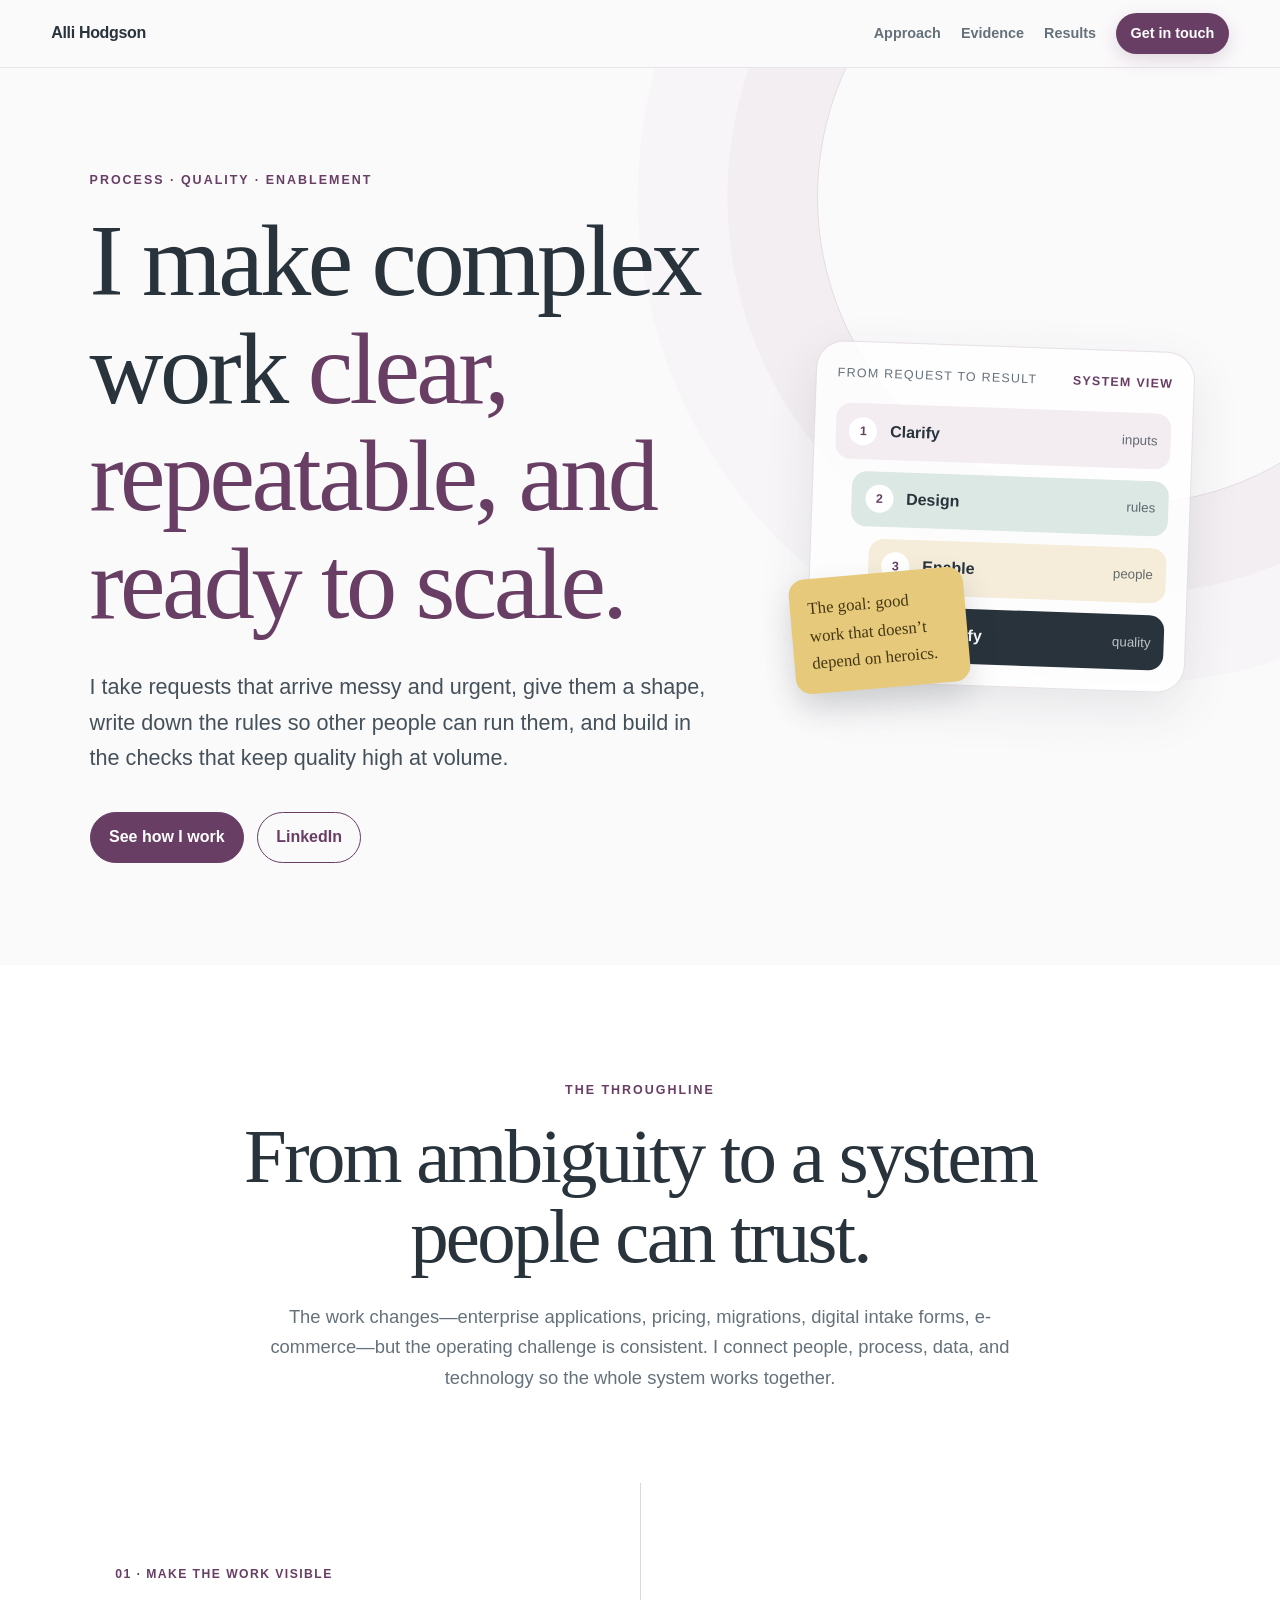
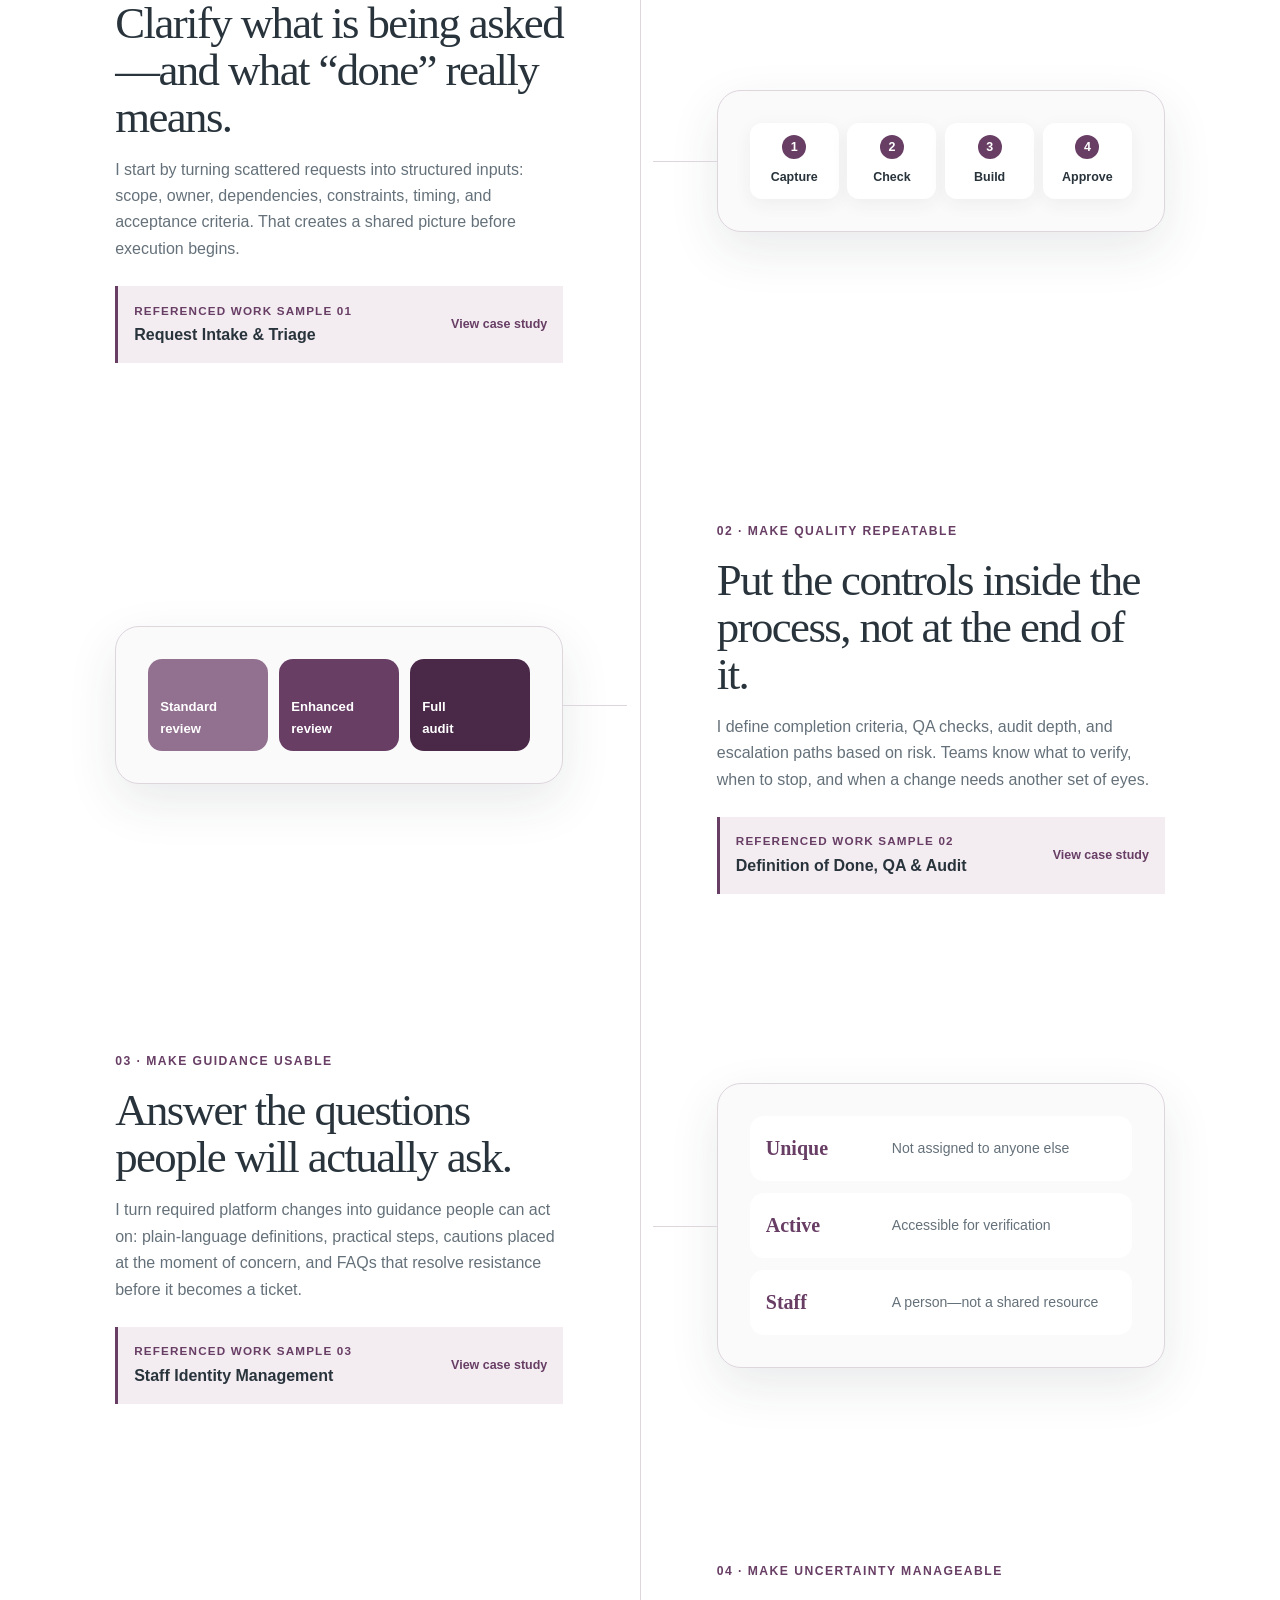
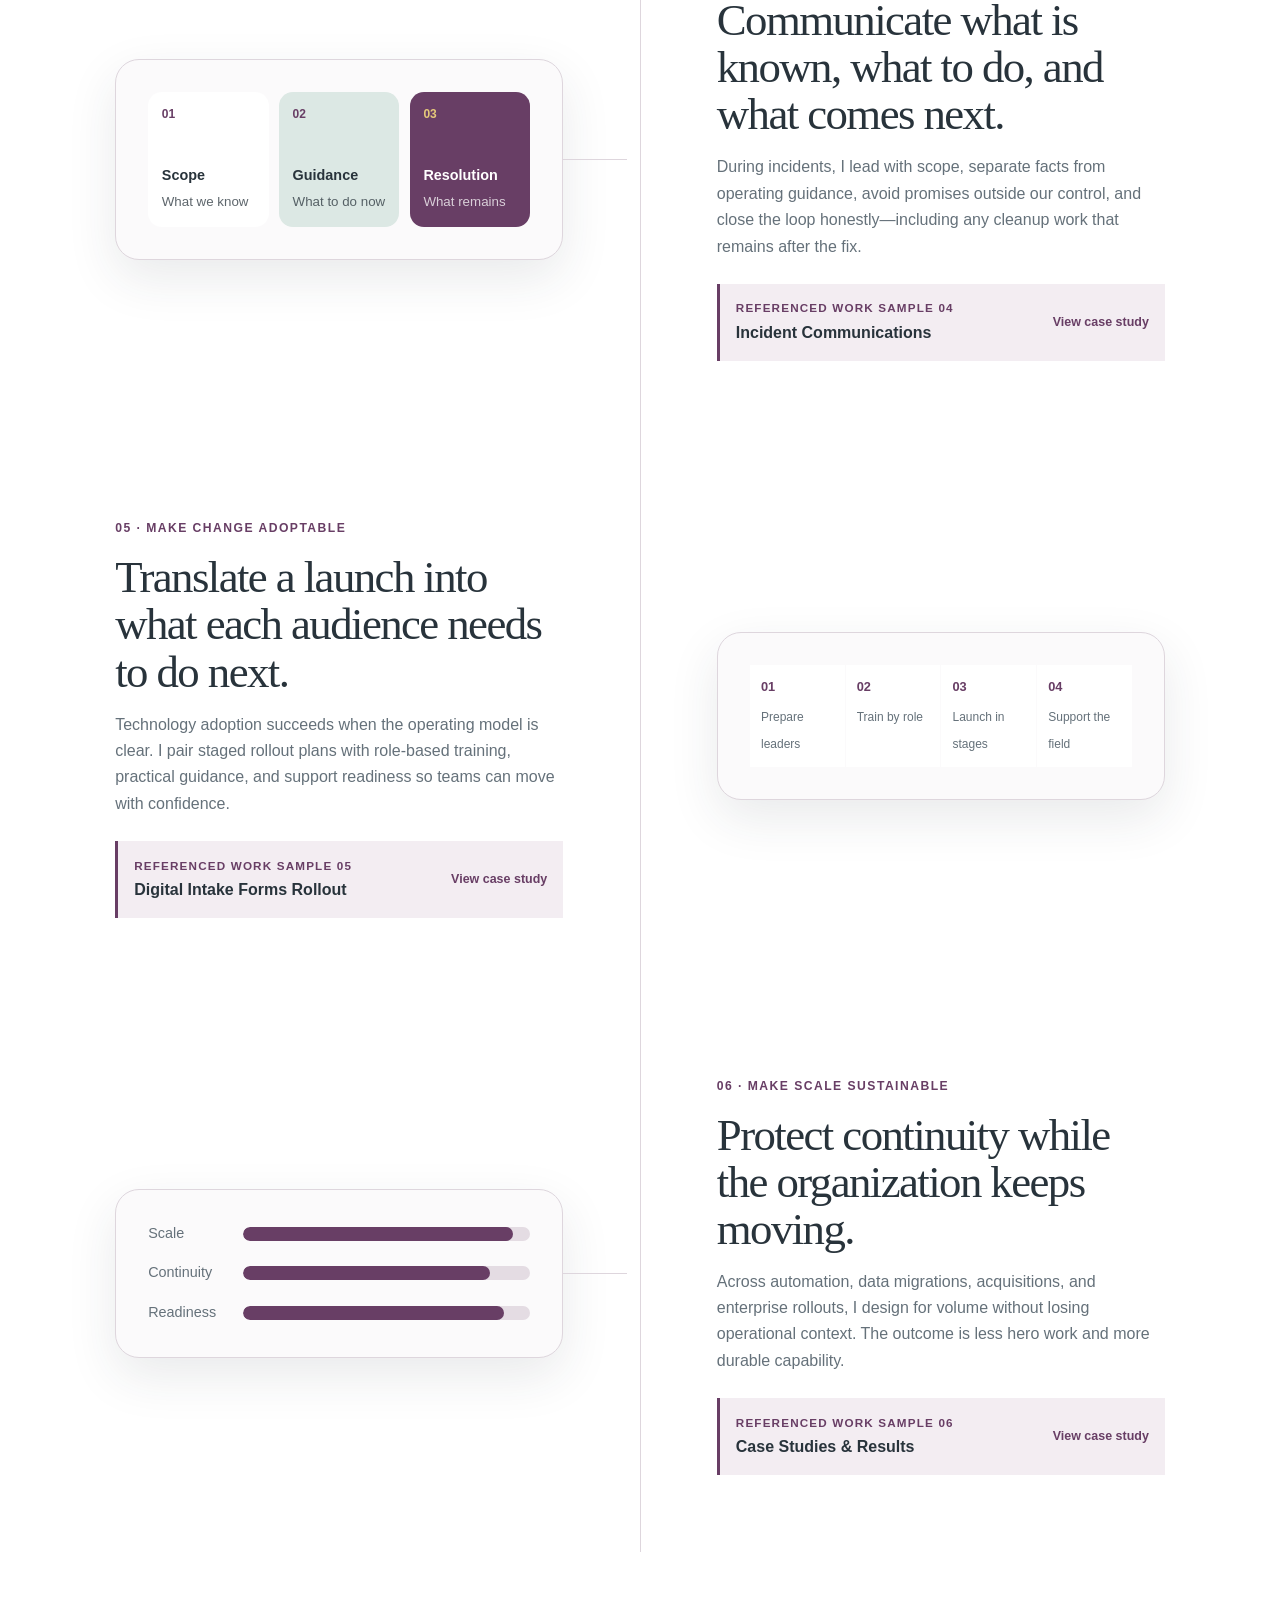
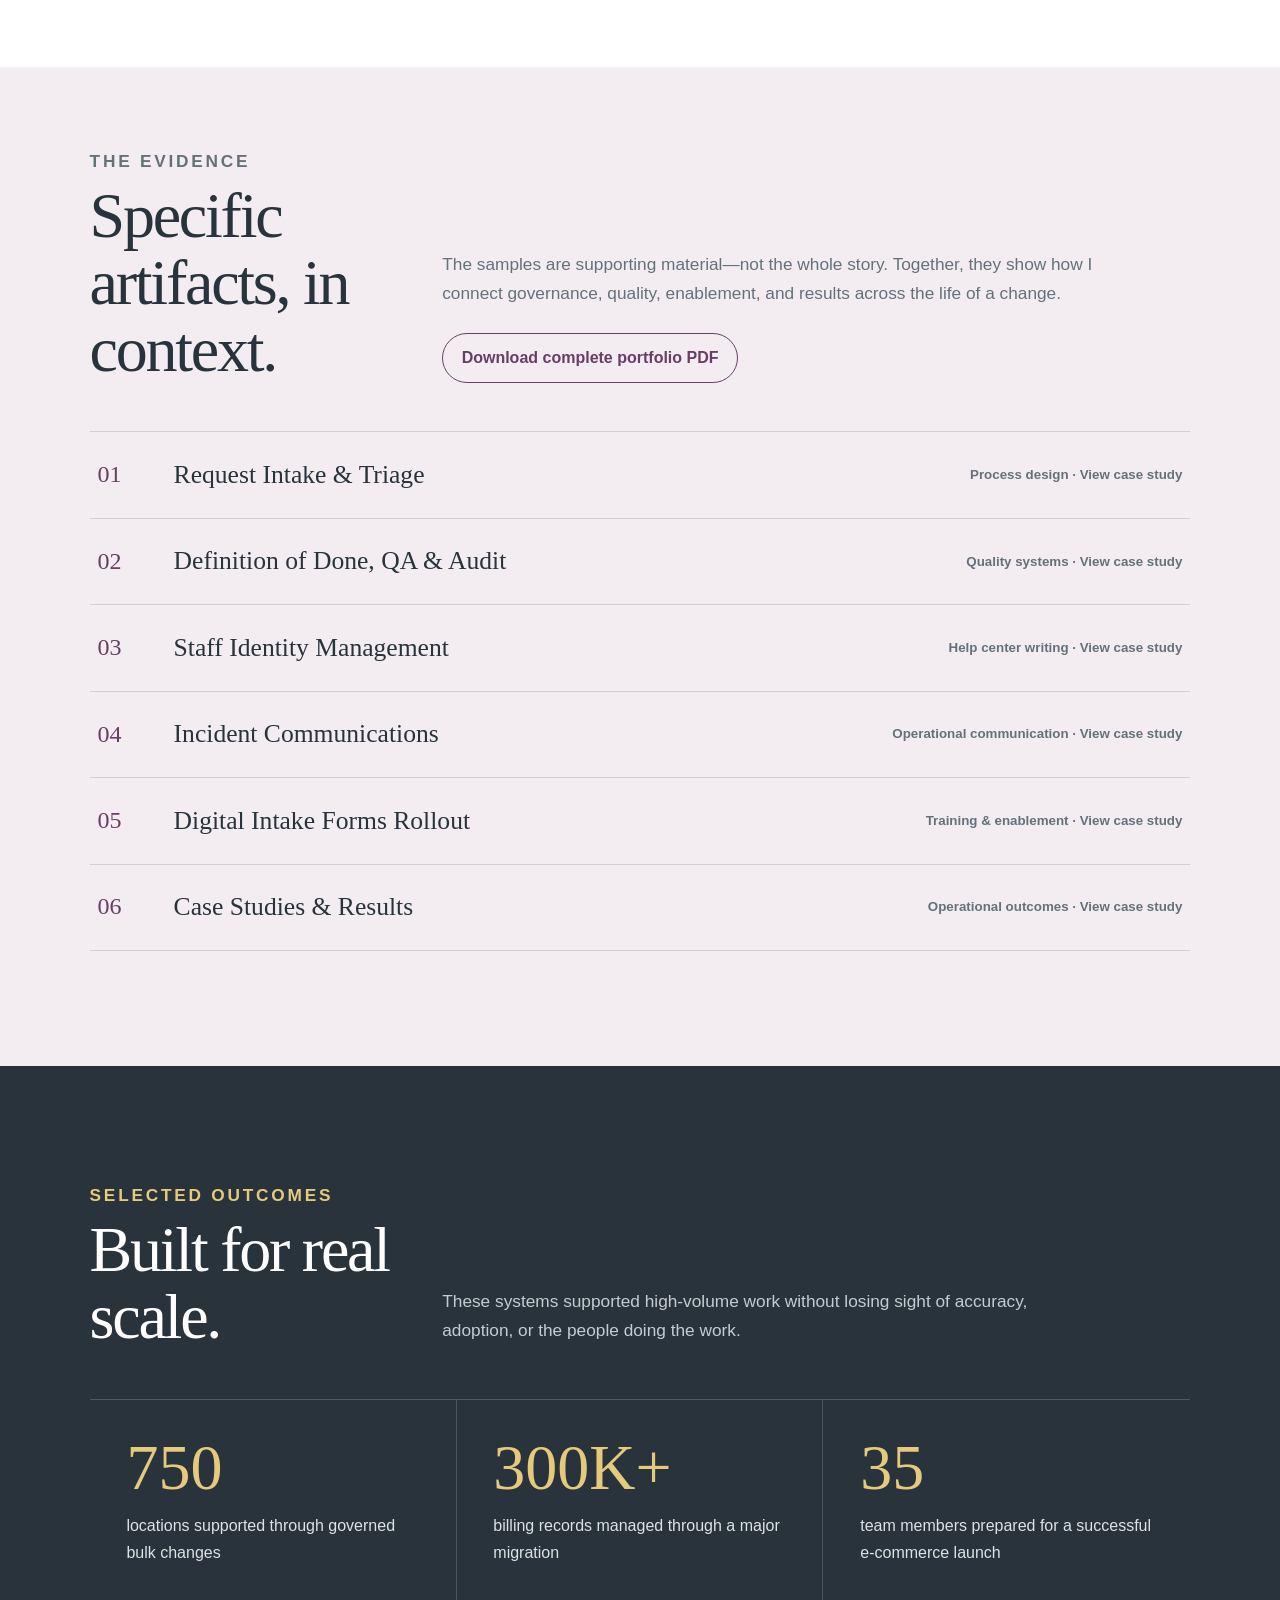
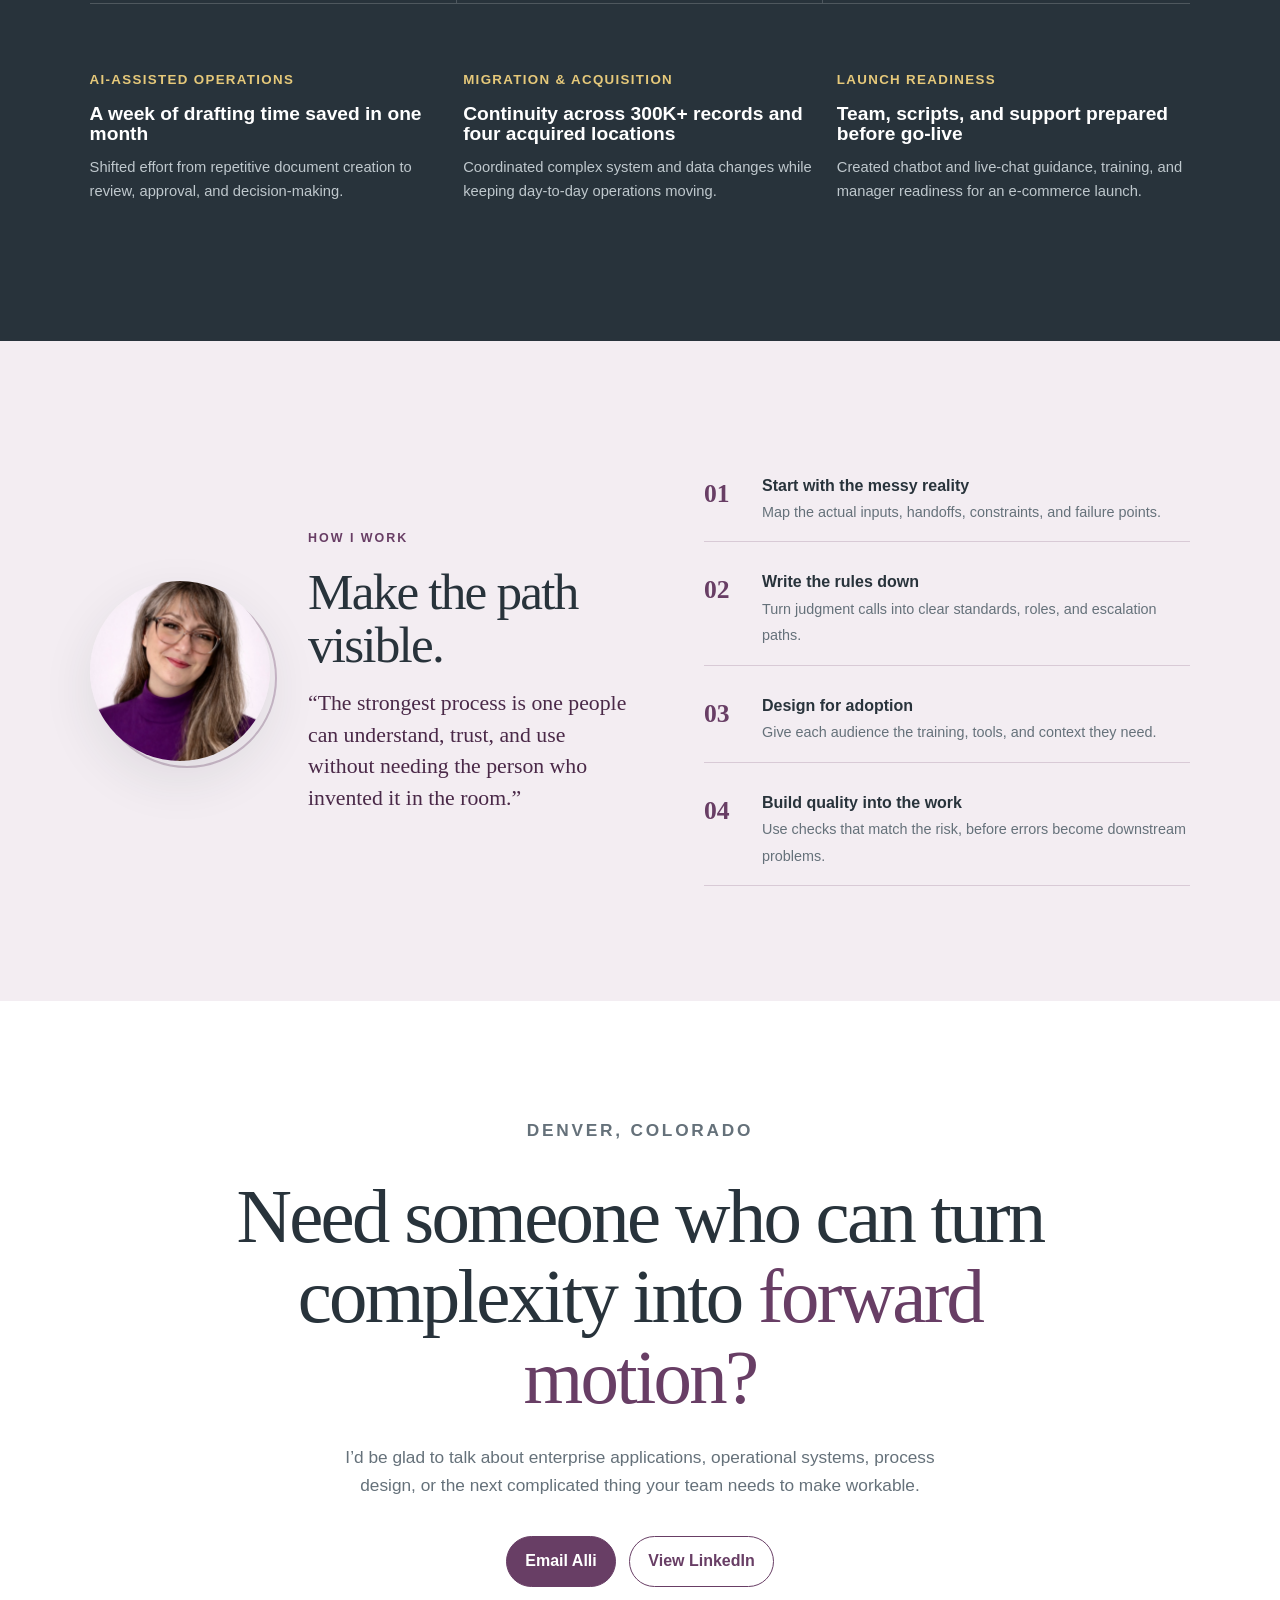
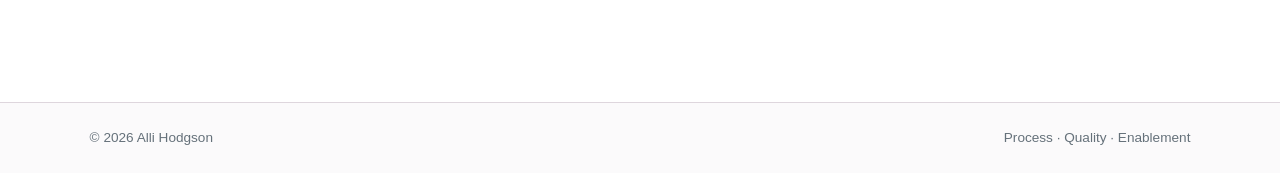
<file: index.html>
<!doctype html>
<html lang="en">
<head>
  <meta charset="utf-8">
  <meta name="viewport" content="width=device-width, initial-scale=1">
  <meta name="description" content="Work samples from Alli Hodgson across process design, quality systems, enablement, and enterprise operations.">
  <title>Alli Hodgson — Process, Quality &amp; Enablement</title>
  <link rel="icon" type="image/svg+xml" href="data:image/svg+xml,%3Csvg xmlns='http://www.w3.org/2000/svg' viewBox='0 0 64 64'%3E%3Crect width='64' height='64' rx='16' fill='%23683e65'/%3E%3Cpath d='M17 45 29 17h7l12 28h-8l-2-6H27l-2 6Zm13-13h6l-3-9Z' fill='white'/%3E%3C/svg%3E">
  <style>
    :root {
      --plum: #683e65;
      --plum-deep: #4a2948;
      --plum-soft: #f3edf2;
      --ink: #28333b;
      --muted: #65717a;
      --paper: #fbfafb;
      --white: #ffffff;
      --line: #ded6dd;
      --mint: #dce8e4;
      --gold: #e6c97a;
      --shadow: 0 18px 50px rgba(40, 51, 59, .10);
    }

    * { box-sizing: border-box; }
    html { scroll-behavior: smooth; }
    body {
      margin: 0;
      color: var(--ink);
      background: var(--paper);
      font-family: Inter, ui-sans-serif, -apple-system, BlinkMacSystemFont, "Segoe UI", sans-serif;
      font-size: 16px;
      line-height: 1.65;
    }
    a { color: inherit; }
    button, a { -webkit-tap-highlight-color: transparent; }
    .skip-link {
      position: fixed; top: .75rem; left: .75rem; z-index: 100;
      transform: translateY(-180%); padding: .65rem 1rem; border-radius: 999px;
      background: var(--ink); color: white;
    }
    .skip-link:focus { transform: none; }

    .topbar {
      position: sticky; top: 0; z-index: 20;
      display: flex; align-items: center; justify-content: space-between;
      min-height: 68px; padding: 0 clamp(1rem, 4vw, 4.5rem);
      background: rgba(251, 250, 251, .9); backdrop-filter: blur(14px);
      border-bottom: 1px solid rgba(104, 62, 101, .12);
    }
    .wordmark { font-weight: 760; letter-spacing: -.02em; text-decoration: none; }
    .topbar nav { display: flex; gap: 1.25rem; align-items: center; }
    .topbar nav a { color: var(--muted); text-decoration: none; font-size: .9rem; font-weight: 650; }
    .topbar nav a:hover, .topbar nav a:focus-visible { color: var(--plum); }
    .contact-pill {
      padding: .55rem .9rem; border-radius: 999px; color: white !important;
      background: var(--plum); box-shadow: 0 6px 18px rgba(104, 62, 101, .18);
    }

    main { overflow: hidden; }
    .hero {
      min-height: calc(100svh - 68px); display: grid; align-items: center;
      grid-template-columns: minmax(0, 1.25fr) minmax(290px, .75fr);
      gap: clamp(2rem, 7vw, 7rem); padding: clamp(4rem, 8vw, 8rem) clamp(1.25rem, 7vw, 8rem);
      position: relative;
    }
    .hero::before {
      content: ""; position: absolute; width: min(48vw, 640px); aspect-ratio: 1;
      right: -12%; top: -20%; border: 1px solid rgba(104, 62, 101, .16); border-radius: 50%;
      box-shadow: 0 0 0 7vw rgba(104, 62, 101, .035), 0 0 0 14vw rgba(104, 62, 101, .025);
      pointer-events: none;
    }
    .eyebrow { margin: 0 0 1rem; color: var(--plum); font-size: .78rem; font-weight: 800; letter-spacing: .16em; text-transform: uppercase; }
    h1, h2, h3 { font-family: Georgia, "Times New Roman", serif; line-height: 1.05; letter-spacing: -.035em; }
    h1 { margin: 0; max-width: 850px; font-size: clamp(3.2rem, 8vw, 7.4rem); font-weight: 500; }
    h1 span { color: var(--plum); }
    .hero-copy { margin: 2rem 0 0; max-width: 690px; color: #45515a; font-size: clamp(1.05rem, 1.8vw, 1.35rem); }
    .hero-actions { display: flex; flex-wrap: wrap; gap: .8rem; margin-top: 2.25rem; }
    .button { display: inline-flex; align-items: center; justify-content: center; min-height: 48px; padding: .7rem 1.15rem; border: 1px solid var(--plum); border-radius: 999px; font-weight: 750; text-decoration: none; }
    .button.primary { background: var(--plum); color: white; }
    .button.secondary { background: transparent; color: var(--plum); }
    .button:hover { transform: translateY(-2px); box-shadow: 0 10px 25px rgba(104, 62, 101, .15); }

    .hero-map { position: relative; min-height: 420px; display: grid; place-items: center; }
    .system-card {
      width: min(100%, 430px); padding: 1.3rem; border: 1px solid rgba(104, 62, 101, .16);
      border-radius: 28px; background: rgba(255,255,255,.82); box-shadow: var(--shadow); transform: rotate(2deg);
    }
    .system-card .label { display: flex; justify-content: space-between; color: var(--muted); font-size: .78rem; text-transform: uppercase; letter-spacing: .1em; }
    .system-card .label strong { color: var(--plum); }
    .system-flow { display: grid; gap: .75rem; margin-top: 1.25rem; }
    .flow-row { display: grid; grid-template-columns: 28px 1fr auto; align-items: center; gap: .8rem; padding: .85rem; border-radius: 15px; background: var(--plum-soft); }
    .flow-row:nth-child(2) { margin-left: 1.15rem; background: var(--mint); }
    .flow-row:nth-child(3) { margin-left: 2.3rem; background: #f5edda; }
    .flow-row:nth-child(4) { margin-left: 3.45rem; background: var(--ink); color: white; }
    .step { display: grid; place-items: center; width: 28px; height: 28px; border-radius: 50%; background: var(--white); color: var(--plum); font-weight: 800; font-size: .78rem; }
    .flow-row span:nth-child(2) { font-weight: 750; }
    .flow-row small { opacity: .7; }
    .note {
      position: absolute; left: -1.2rem; bottom: 2.4rem; width: 175px; padding: 1rem 1.1rem;
      border-radius: 16px; background: var(--gold); color: #443712; font-family: Georgia, serif; font-size: 1.05rem;
      transform: rotate(-5deg); box-shadow: 0 14px 30px rgba(40,51,59,.16);
    }

    .section { padding: clamp(5rem, 9vw, 9rem) clamp(1.25rem, 7vw, 8rem); }
    .section-head { display: grid; grid-template-columns: .6fr 1.4fr; gap: 2rem; align-items: end; max-width: 1200px; margin: 0 auto 3rem; }
    .section-head h2 { margin: 0; font-size: clamp(2.4rem, 5vw, 5rem); font-weight: 500; }
    .section-head p { margin: 0 0 .4rem; max-width: 660px; color: var(--muted); font-size: 1.08rem; }

    .samples { background: var(--white); }
    .sample-grid { max-width: 1200px; margin: 0 auto; display: grid; grid-template-columns: repeat(12, 1fr); gap: 1.25rem; }
    .sample {
      grid-column: span 6; position: relative; min-height: 440px; padding: clamp(1.5rem, 3vw, 2.5rem);
      border: 1px solid var(--line); border-radius: 28px; overflow: hidden; background: var(--paper);
      transition: transform .25s ease, box-shadow .25s ease;
    }
    .sample:hover { transform: translateY(-5px); box-shadow: var(--shadow); }
    .sample:nth-child(2), .sample:nth-child(3) { background: var(--plum-soft); }
    .sample-number { display: flex; align-items: center; justify-content: space-between; color: var(--plum); font-weight: 850; letter-spacing: .12em; font-size: .78rem; text-transform: uppercase; }
    .sample-number::after { content: ""; width: 48px; height: 2px; background: currentColor; opacity: .4; }
    .sample h3 { margin: 1.25rem 0 .8rem; font-size: clamp(2rem, 3.4vw, 3.15rem); font-weight: 500; }
    .sample > p { margin: 0; max-width: 570px; color: var(--muted); }
    .tag-row { display: flex; flex-wrap: wrap; gap: .45rem; margin: 1.4rem 0 2rem; }
    .tag { padding: .3rem .65rem; border: 1px solid rgba(104,62,101,.25); border-radius: 999px; color: var(--plum); font-size: .78rem; font-weight: 700; }
    .mini-viz { position: absolute; right: 1.6rem; bottom: 1.5rem; left: 1.6rem; min-height: 112px; }
    .intake-flow { display: grid; grid-template-columns: repeat(4, 1fr); gap: .55rem; }
    .intake-flow div { padding: .75rem .35rem; border-radius: 12px; background: white; text-align: center; font-size: .78rem; font-weight: 750; box-shadow: 0 5px 18px rgba(40,51,59,.06); }
    .intake-flow b { display: block; width: 24px; height: 24px; margin: 0 auto .45rem; border-radius: 50%; background: var(--plum); color: white; line-height: 24px; }
    .quality-grid { display: grid; grid-template-columns: repeat(3, 1fr); gap: .7rem; }
    .quality-grid div { min-height: 92px; display: grid; align-content: end; padding: .75rem; border-radius: 14px; color: white; font-weight: 750; font-size: .82rem; }
    .quality-grid div:nth-child(1) { background: #92708f; }
    .quality-grid div:nth-child(2) { background: var(--plum); }
    .quality-grid div:nth-child(3) { background: var(--plum-deep); }
    .rollout { display: grid; grid-template-columns: repeat(4, 1fr); gap: 1px; overflow: hidden; border-radius: 14px; background: var(--line); }
    .rollout div { min-height: 94px; padding: .7rem; background: white; }
    .rollout strong { display: block; margin-bottom: .35rem; color: var(--plum); font-size: .8rem; }
    .rollout span { color: var(--muted); font-size: .75rem; }
    .result-bars { display: grid; gap: .55rem; }
    .result-bars div { display: grid; grid-template-columns: 84px 1fr; align-items: center; gap: .65rem; color: var(--muted); font-size: .78rem; }
    .bar { height: 14px; border-radius: 99px; background: #e4dce3; overflow: hidden; }
    .bar i { display: block; height: 100%; border-radius: inherit; background: var(--plum); }

    .throughline { background: var(--white); }
    .throughline-intro { max-width: 970px; margin: 0 auto clamp(3rem, 7vw, 6rem); text-align: center; }
    .throughline-intro h2 { margin: 0 auto 1.5rem; font-size: clamp(2.8rem, 6vw, 6rem); font-weight: 500; }
    .throughline-intro > p:last-child { max-width: 760px; margin: 0 auto; color: var(--muted); font-size: 1.15rem; }
    .storyline { position: relative; max-width: 1200px; margin: 0 auto; }
    .storyline::before { content: ""; position: absolute; top: 0; bottom: 0; left: 50%; width: 1px; background: var(--line); }
    .chapter { min-height: 420px; display: grid; grid-template-columns: 1fr 1fr; gap: clamp(2rem, 8vw, 7rem); align-items: center; padding: clamp(2.5rem, 6vw, 5rem) 0; }
    .chapter:nth-child(even) .chapter-copy { order: 2; }
    .chapter:nth-child(even) .chapter-visual { order: 1; }
    .chapter-copy { position: relative; padding: 0 clamp(.5rem, 2vw, 2rem); }
    .chapter-kicker { color: var(--plum); font-size: .76rem; font-weight: 850; letter-spacing: .12em; text-transform: uppercase; }
    .chapter h3 { margin: .85rem 0 1rem; font-size: clamp(2rem, 3.5vw, 3.3rem); font-weight: 500; }
    .chapter-copy > p:not(.evidence-ref) { color: var(--muted); }
    .evidence-ref { display: grid; grid-template-columns: 1fr auto; gap: .15rem 1rem; margin-top: 1.5rem; padding: .9rem 1rem; border-left: 3px solid var(--plum); background: var(--plum-soft); text-decoration: none; transition: background .2s ease, transform .2s ease; }
    .evidence-ref:hover { background: #eadfea; transform: translateX(3px); }
    .evidence-ref strong { color: var(--plum); font-size: .73rem; letter-spacing: .1em; text-transform: uppercase; }
    .evidence-ref span { grid-column: 1; font-weight: 750; }
    .evidence-ref em { grid-column: 2; grid-row: 1 / 3; align-self: center; color: var(--plum); font-size: .78rem; font-style: normal; font-weight: 800; white-space: nowrap; }
    .chapter-visual { position: relative; margin: 0 clamp(.5rem, 2vw, 2rem); padding: clamp(1.2rem, 3vw, 2rem); border: 1px solid var(--line); border-radius: 24px; background: var(--paper); box-shadow: var(--shadow); }
    .chapter-visual::before { content: ""; position: absolute; top: 50%; left: -5.1vw; width: 5vw; height: 1px; background: var(--line); }
    .chapter:nth-child(even) .chapter-visual::before { left: auto; right: -5.1vw; }
    .chapter-visual.intake-flow, .chapter-visual.rollout { display: grid; }
    .chapter-visual.result-bars { gap: 1rem; }
    .chapter-visual.result-bars div { font-size: .9rem; }
    .identity-map { display: grid; gap: .75rem; }
    .identity-map div { display: grid; grid-template-columns: 110px 1fr; gap: 1rem; align-items: center; padding: 1rem; border-radius: 14px; background: var(--white); }
    .identity-map strong { color: var(--plum); font-family: Georgia, serif; font-size: 1.25rem; }
    .identity-map span { color: var(--muted); font-size: .88rem; }
    .incident-flow { display: grid; grid-template-columns: repeat(3, 1fr); gap: .65rem; }
    .incident-flow div { min-height: 135px; display: flex; flex-direction: column; justify-content: flex-end; padding: .85rem; border-radius: 14px; background: var(--white); }
    .incident-flow div:nth-child(2) { background: var(--mint); }
    .incident-flow div:nth-child(3) { background: var(--plum); color: white; }
    .incident-flow span { margin-bottom: auto; color: var(--plum); font-weight: 850; font-size: .75rem; }
    .incident-flow div:nth-child(3) span { color: var(--gold); }
    .incident-flow strong { font-size: .9rem; }
    .incident-flow small { margin-top: .2rem; opacity: .75; }

    .evidence-library { padding-top: 5rem; background: var(--plum-soft); }
    .evidence-list { max-width: 1200px; margin: 0 auto; border-top: 1px solid rgba(104,62,101,.2); }
    .evidence-list > a { display: grid; grid-template-columns: 60px 1fr auto; gap: 1rem; align-items: center; padding: 1.35rem .5rem; border-bottom: 1px solid rgba(104,62,101,.2); text-decoration: none; transition: padding .2s ease, background .2s ease; }
    .evidence-list > a:hover { padding-left: 1rem; padding-right: 1rem; background: rgba(255,255,255,.5); }
    .evidence-list span { color: var(--plum); font-family: Georgia, serif; font-size: 1.5rem; }
    .evidence-list strong { font-family: Georgia, serif; font-size: clamp(1.15rem, 2vw, 1.6rem); font-weight: 500; }
    .evidence-list small { color: var(--muted); font-weight: 700; }
    .portfolio-link { margin-top: 1.2rem; }

    .results { background: var(--ink); color: white; }
    .results .section-head p { color: #c4ccd1; }
    .metric-grid { max-width: 1200px; margin: 0 auto; display: grid; grid-template-columns: repeat(3, 1fr); border-top: 1px solid rgba(255,255,255,.18); border-bottom: 1px solid rgba(255,255,255,.18); }
    .metric { padding: 2.3rem; border-right: 1px solid rgba(255,255,255,.18); }
    .metric:last-child { border-right: 0; }
    .metric strong { display: block; color: var(--gold); font-family: Georgia, serif; font-size: clamp(2.6rem, 5vw, 5.4rem); font-weight: 500; line-height: 1; }
    .metric span { display: block; margin-top: .8rem; color: #dde2e5; }
    .case-strip { max-width: 1200px; margin: 2.5rem auto 0; display: grid; grid-template-columns: repeat(3, 1fr); gap: 1.25rem; }
    .case { padding: 1.4rem 0; }
    .case small { color: var(--gold); font-weight: 800; letter-spacing: .1em; text-transform: uppercase; }
    .case h3 { margin: .7rem 0; font-family: inherit; font-size: 1.2rem; letter-spacing: 0; }
    .case p { margin: 0; color: #bfc8cd; font-size: .92rem; }

    .approach { background: var(--plum-soft); }
    .approach-inner { max-width: 1200px; margin: 0 auto; display: grid; grid-template-columns: 1.05fr .95fr; gap: clamp(2.5rem, 6vw, 6rem); align-items: center; }
    .approach h2 { margin: 0 0 1rem; font-size: clamp(2.5rem, 4vw, 4.2rem); font-weight: 500; }
    .approach blockquote { margin: 0; max-width: 620px; font-family: Georgia, serif; font-size: clamp(1.2rem, 1.7vw, 1.65rem); line-height: 1.45; color: var(--plum-deep); }
    .about-profile { display: grid; grid-template-columns: 180px 1fr; gap: clamp(1.5rem, 3vw, 2.5rem); align-items: center; }
    .portrait-wrap { position: relative; width: 180px; height: 180px; margin: 0; flex: none; }
    .portrait-wrap::before { content: ""; position: absolute; inset: 7px -7px -7px 7px; border: 2px solid rgba(104,62,101,.3); border-radius: 50%; }
    .portrait-wrap img { position: relative; display: block; width: 180px; height: 180px; object-fit: cover; object-position: center 20%; border-radius: 50%; filter: saturate(.94) contrast(1.02); box-shadow: var(--shadow); }
    .principles { display: grid; gap: .7rem; }
    .principle { display: grid; grid-template-columns: 42px 1fr; gap: 1rem; padding: 1rem 0; border-bottom: 1px solid rgba(104,62,101,.2); }
    .principle b { color: var(--plum); font-family: Georgia, serif; font-size: 1.6rem; }
    .principle strong { display: block; }
    .principle span { color: var(--muted); font-size: .9rem; }

    .contact { text-align: center; background: white; }
    .contact h2 { max-width: 900px; margin: 0 auto 1.5rem; font-size: clamp(2.6rem, 6vw, 6.5rem); font-weight: 500; }
    .contact h2 em { color: var(--plum); font-style: normal; }
    .contact p { max-width: 620px; margin: 0 auto 2rem; color: var(--muted); font-size: 1.08rem; }
    footer { display: flex; justify-content: space-between; gap: 1rem; padding: 1.5rem clamp(1.25rem, 7vw, 8rem); border-top: 1px solid var(--line); color: var(--muted); font-size: .85rem; }

    .reveal { opacity: 0; transform: translateY(18px); transition: opacity .6s ease, transform .6s ease; }
    .reveal.visible { opacity: 1; transform: none; }
    :focus-visible { outline: 3px solid var(--gold); outline-offset: 3px; }
    @media (prefers-reduced-motion: reduce) {
      html { scroll-behavior: auto; }
      *, *::before, *::after { transition: none !important; animation: none !important; }
      .reveal { opacity: 1; transform: none; }
    }
    @media (max-width: 880px) {
      .topbar nav a:not(.contact-pill) { display: none; }
      .hero { grid-template-columns: 1fr; padding-top: 5rem; }
      .hero-map { min-height: 350px; }
      .section-head, .approach-inner { grid-template-columns: 1fr; align-items: start; }
      .storyline::before { left: 16px; }
      .chapter { grid-template-columns: 1fr; gap: 1.5rem; padding-left: 2.75rem; }
      .chapter:nth-child(even) .chapter-copy, .chapter:nth-child(even) .chapter-visual { order: initial; }
      .chapter-visual::before, .chapter:nth-child(even) .chapter-visual::before { left: -3.8rem; right: auto; width: 3.8rem; }
      .about-profile { grid-template-columns: 160px 1fr; }
      .portrait-wrap, .portrait-wrap img { width: 160px; height: 160px; }
      .sample { grid-column: span 12; }
      .metric-grid, .case-strip { grid-template-columns: 1fr; }
      .metric { border-right: 0; border-bottom: 1px solid rgba(255,255,255,.18); }
      .metric:last-child { border-bottom: 0; }
    }
    @media (max-width: 560px) {
      .hero { min-height: auto; }
      .hero-map { min-height: 300px; }
      .system-card { padding: .9rem; }
      .flow-row { grid-template-columns: 28px 1fr; }
      .flow-row small { display: none; }
      .flow-row:nth-child(n) { margin-left: 0; }
      .note { left: -.25rem; bottom: .25rem; width: 155px; }
      .sample { min-height: 520px; border-radius: 22px; }
      .intake-flow, .rollout { grid-template-columns: repeat(2, 1fr); }
      .quality-grid { grid-template-columns: 1fr; }
      .quality-grid div { min-height: 56px; }
      .identity-map div { grid-template-columns: 90px 1fr; }
      .incident-flow { grid-template-columns: 1fr; }
      .incident-flow div { min-height: 90px; }
      .about-profile { grid-template-columns: 1fr; text-align: center; }
      .portrait-wrap { width: 148px; height: 148px; margin: 0 auto; }
      .portrait-wrap img { width: 148px; height: 148px; }
      .evidence-ref { grid-template-columns: 1fr; }
      .evidence-ref em { grid-column: 1; grid-row: auto; justify-self: start; margin-top: .35rem; }
      .evidence-list > a { grid-template-columns: 42px 1fr; }
      .evidence-list small { grid-column: 2; }
      footer { flex-direction: column; }
    }
  </style>
</head>
<body>
  <a class="skip-link" href="#main">Skip to main content</a>
  <header class="topbar">
    <a class="wordmark" href="#top" aria-label="Alli Hodgson home">Alli Hodgson</a>
    <nav aria-label="Main navigation">
      <a href="#approach">Approach</a>
      <a href="#work">Evidence</a>
      <a href="#results">Results</a>
      <a class="contact-pill" href="mailto:alli@sparklesystemsbyalli.com">Get in touch</a>
    </nav>
  </header>

  <main id="main">
    <section class="hero" id="top">
      <div class="reveal">
        <p class="eyebrow">Process · Quality · Enablement</p>
        <h1>I make complex work <span>clear, repeatable, and ready to scale.</span></h1>
        <p class="hero-copy">I take requests that arrive messy and urgent, give them a shape, write down the rules so other people can run them, and build in the checks that keep quality high at volume.</p>
        <div class="hero-actions">
          <a class="button primary" href="#approach">See how I work</a>
          <a class="button secondary" href="https://www.linkedin.com/in/ahodgson" target="_blank" rel="noopener noreferrer">LinkedIn</a>
        </div>
      </div>
      <div class="hero-map reveal" aria-label="A visual showing how Alli turns unclear requests into reliable systems">
        <div class="system-card">
          <div class="label"><span>From request to result</span><strong>System view</strong></div>
          <div class="system-flow">
            <div class="flow-row"><span class="step">1</span><span>Clarify</span><small>inputs</small></div>
            <div class="flow-row"><span class="step">2</span><span>Design</span><small>rules</small></div>
            <div class="flow-row"><span class="step">3</span><span>Enable</span><small>people</small></div>
            <div class="flow-row"><span class="step">4</span><span>Verify</span><small>quality</small></div>
          </div>
        </div>
        <div class="note">The goal: good work that doesn’t depend on heroics.</div>
      </div>
    </section>

    <section class="section throughline" id="approach">
      <div class="throughline-intro reveal">
        <p class="eyebrow">The throughline</p>
        <h2>From ambiguity to a system people can trust.</h2>
        <p>The work changes—enterprise applications, pricing, migrations, digital intake forms, e-commerce—but the operating challenge is consistent. I connect people, process, data, and technology so the whole system works together.</p>
      </div>
      <div class="storyline">
        <article class="chapter reveal">
          <div class="chapter-copy">
            <span class="chapter-kicker">01 · Make the work visible</span>
            <h3>Clarify what is being asked—and what “done” really means.</h3>
            <p>I start by turning scattered requests into structured inputs: scope, owner, dependencies, constraints, timing, and acceptance criteria. That creates a shared picture before execution begins.</p>
            <a class="evidence-ref" href="work/request-intake/"><strong>Referenced work sample 01</strong><span>Request Intake &amp; Triage</span><em>View case study</em></a>
          </div>
          <div class="chapter-visual intake-flow" aria-label="A four-step intake flow">
            <div><b>1</b>Capture</div><div><b>2</b>Check</div><div><b>3</b>Build</div><div><b>4</b>Approve</div>
          </div>
        </article>
        <article class="chapter reveal">
          <div class="chapter-copy">
            <span class="chapter-kicker">02 · Make quality repeatable</span>
            <h3>Put the controls inside the process, not at the end of it.</h3>
            <p>I define completion criteria, QA checks, audit depth, and escalation paths based on risk. Teams know what to verify, when to stop, and when a change needs another set of eyes.</p>
            <a class="evidence-ref" href="work/quality-standards/"><strong>Referenced work sample 02</strong><span>Definition of Done, QA &amp; Audit</span><em>View case study</em></a>
          </div>
          <div class="chapter-visual quality-grid" aria-label="Three levels of quality review">
            <div>Standard<br>review</div><div>Enhanced<br>review</div><div>Full<br>audit</div>
          </div>
        </article>
        <article class="chapter reveal">
          <div class="chapter-copy">
            <span class="chapter-kicker">03 · Make guidance usable</span>
            <h3>Answer the questions people will actually ask.</h3>
            <p>I turn required platform changes into guidance people can act on: plain-language definitions, practical steps, cautions placed at the moment of concern, and FAQs that resolve resistance before it becomes a ticket.</p>
            <a class="evidence-ref" href="work/staff-identity/"><strong>Referenced work sample 03</strong><span>Staff Identity Management</span><em>View case study</em></a>
          </div>
          <div class="chapter-visual identity-map" aria-label="Three terms defined for clear staff identity guidance">
            <div><strong>Unique</strong><span>Not assigned to anyone else</span></div>
            <div><strong>Active</strong><span>Accessible for verification</span></div>
            <div><strong>Staff</strong><span>A person—not a shared resource</span></div>
          </div>
        </article>
        <article class="chapter reveal">
          <div class="chapter-copy">
            <span class="chapter-kicker">04 · Make uncertainty manageable</span>
            <h3>Communicate what is known, what to do, and what comes next.</h3>
            <p>During incidents, I lead with scope, separate facts from operating guidance, avoid promises outside our control, and close the loop honestly—including any cleanup work that remains after the fix.</p>
            <a class="evidence-ref" href="work/incident-communications/"><strong>Referenced work sample 04</strong><span>Incident Communications</span><em>View case study</em></a>
          </div>
          <div class="chapter-visual incident-flow" aria-label="Incident communications progress from scope to guidance to resolution">
            <div><span>01</span><strong>Scope</strong><small>What we know</small></div>
            <div><span>02</span><strong>Guidance</strong><small>What to do now</small></div>
            <div><span>03</span><strong>Resolution</strong><small>What remains</small></div>
          </div>
        </article>
        <article class="chapter reveal">
          <div class="chapter-copy">
            <span class="chapter-kicker">05 · Make change adoptable</span>
            <h3>Translate a launch into what each audience needs to do next.</h3>
            <p>Technology adoption succeeds when the operating model is clear. I pair staged rollout plans with role-based training, practical guidance, and support readiness so teams can move with confidence.</p>
            <a class="evidence-ref" href="work/digital-intake-forms/"><strong>Referenced work sample 05</strong><span>Digital Intake Forms Rollout</span><em>View case study</em></a>
          </div>
          <div class="chapter-visual rollout" aria-label="Four stages of rollout readiness">
            <div><strong>01</strong><span>Prepare leaders</span></div><div><strong>02</strong><span>Train by role</span></div><div><strong>03</strong><span>Launch in stages</span></div><div><strong>04</strong><span>Support the field</span></div>
          </div>
        </article>
        <article class="chapter reveal">
          <div class="chapter-copy">
            <span class="chapter-kicker">06 · Make scale sustainable</span>
            <h3>Protect continuity while the organization keeps moving.</h3>
            <p>Across automation, data migrations, acquisitions, and enterprise rollouts, I design for volume without losing operational context. The outcome is less hero work and more durable capability.</p>
            <a class="evidence-ref" href="work/case-studies/"><strong>Referenced work sample 06</strong><span>Case Studies &amp; Results</span><em>View case study</em></a>
          </div>
          <div class="chapter-visual result-bars" aria-label="Relative emphasis on scale, continuity, and readiness">
            <div><span>Scale</span><span class="bar"><i style="width:94%"></i></span></div>
            <div><span>Continuity</span><span class="bar"><i style="width:86%"></i></span></div>
            <div><span>Readiness</span><span class="bar"><i style="width:91%"></i></span></div>
          </div>
        </article>
      </div>
    </section>

    <section class="section evidence-library" id="work">
      <div class="section-head reveal">
        <div><p class="eyebrow">The evidence</p><h2>Specific artifacts, in context.</h2></div>
        <div><p>The samples are supporting material—not the whole story. Together, they show how I connect governance, quality, enablement, and results across the life of a change.</p><a class="button secondary portfolio-link" href="Alli_Hodgson_Work_Samples.pdf" target="_blank" rel="noopener">Download complete portfolio PDF</a></div>
      </div>
      <div class="evidence-list reveal" aria-label="Referenced work samples">
        <a href="work/request-intake/"><span>01</span><strong>Request Intake &amp; Triage</strong><small>Process design · View case study</small></a>
        <a href="work/quality-standards/"><span>02</span><strong>Definition of Done, QA &amp; Audit</strong><small>Quality systems · View case study</small></a>
        <a href="work/staff-identity/"><span>03</span><strong>Staff Identity Management</strong><small>Help center writing · View case study</small></a>
        <a href="work/incident-communications/"><span>04</span><strong>Incident Communications</strong><small>Operational communication · View case study</small></a>
        <a href="work/digital-intake-forms/"><span>05</span><strong>Digital Intake Forms Rollout</strong><small>Training &amp; enablement · View case study</small></a>
        <a href="work/case-studies/"><span>06</span><strong>Case Studies &amp; Results</strong><small>Operational outcomes · View case study</small></a>
      </div>
    </section>

    <section class="section results" id="results">
      <div class="section-head reveal">
        <div>
          <p class="eyebrow" style="color:var(--gold)">Selected outcomes</p>
          <h2>Built for real scale.</h2>
        </div>
        <p>These systems supported high-volume work without losing sight of accuracy, adoption, or the people doing the work.</p>
      </div>
      <div class="metric-grid reveal">
        <div class="metric"><strong>750</strong><span>locations supported through governed bulk changes</span></div>
        <div class="metric"><strong>300K+</strong><span>billing records managed through a major migration</span></div>
        <div class="metric"><strong>35</strong><span>team members prepared for a successful e-commerce launch</span></div>
      </div>
      <div class="case-strip">
        <article class="case reveal"><small>AI-assisted operations</small><h3>A week of drafting time saved in one month</h3><p>Shifted effort from repetitive document creation to review, approval, and decision-making.</p></article>
        <article class="case reveal"><small>Migration &amp; acquisition</small><h3>Continuity across 300K+ records and four acquired locations</h3><p>Coordinated complex system and data changes while keeping day-to-day operations moving.</p></article>
        <article class="case reveal"><small>Launch readiness</small><h3>Team, scripts, and support prepared before go-live</h3><p>Created chatbot and live-chat guidance, training, and manager readiness for an e-commerce launch.</p></article>
      </div>
    </section>

    <section class="section approach" id="principles">
      <div class="approach-inner">
        <div class="about-profile reveal">
          <figure class="portrait-wrap">
            <img src="alli-hodgson-portrait.jpeg" alt="Alli Hodgson" width="726" height="1086">
          </figure>
          <div>
            <p class="eyebrow">How I work</p>
            <h2>Make the path visible.</h2>
            <blockquote>“The strongest process is one people can understand, trust, and use without needing the person who invented it in the room.”</blockquote>
          </div>
        </div>
        <div class="principles reveal">
          <div class="principle"><b>01</b><div><strong>Start with the messy reality</strong><span>Map the actual inputs, handoffs, constraints, and failure points.</span></div></div>
          <div class="principle"><b>02</b><div><strong>Write the rules down</strong><span>Turn judgment calls into clear standards, roles, and escalation paths.</span></div></div>
          <div class="principle"><b>03</b><div><strong>Design for adoption</strong><span>Give each audience the training, tools, and context they need.</span></div></div>
          <div class="principle"><b>04</b><div><strong>Build quality into the work</strong><span>Use checks that match the risk, before errors become downstream problems.</span></div></div>
        </div>
      </div>
    </section>

    <section class="section contact" id="contact">
      <p class="eyebrow reveal">Denver, Colorado</p>
      <h2 class="reveal">Need someone who can turn complexity into <em>forward motion?</em></h2>
      <p class="reveal">I’d be glad to talk about enterprise applications, operational systems, process design, or the next complicated thing your team needs to make workable.</p>
      <div class="hero-actions reveal" style="justify-content:center">
        <a class="button primary" href="mailto:alli@sparklesystemsbyalli.com">Email Alli</a>
        <a class="button secondary" href="https://www.linkedin.com/in/ahodgson" target="_blank" rel="noopener noreferrer">View LinkedIn</a>
      </div>
    </section>
  </main>

  <footer><span>© <span id="year"></span> Alli Hodgson</span><span>Process · Quality · Enablement</span></footer>
  <script>
    document.getElementById('year').textContent = new Date().getFullYear();
    const items = document.querySelectorAll('.reveal');
    const observer = new IntersectionObserver((entries) => {
      entries.forEach((entry) => {
        if (entry.isIntersecting) {
          entry.target.classList.add('visible');
          observer.unobserve(entry.target);
        }
      });
    }, { threshold: 0.1 });
    items.forEach((item) => observer.observe(item));
  </script>
</body>
</html>
</file>
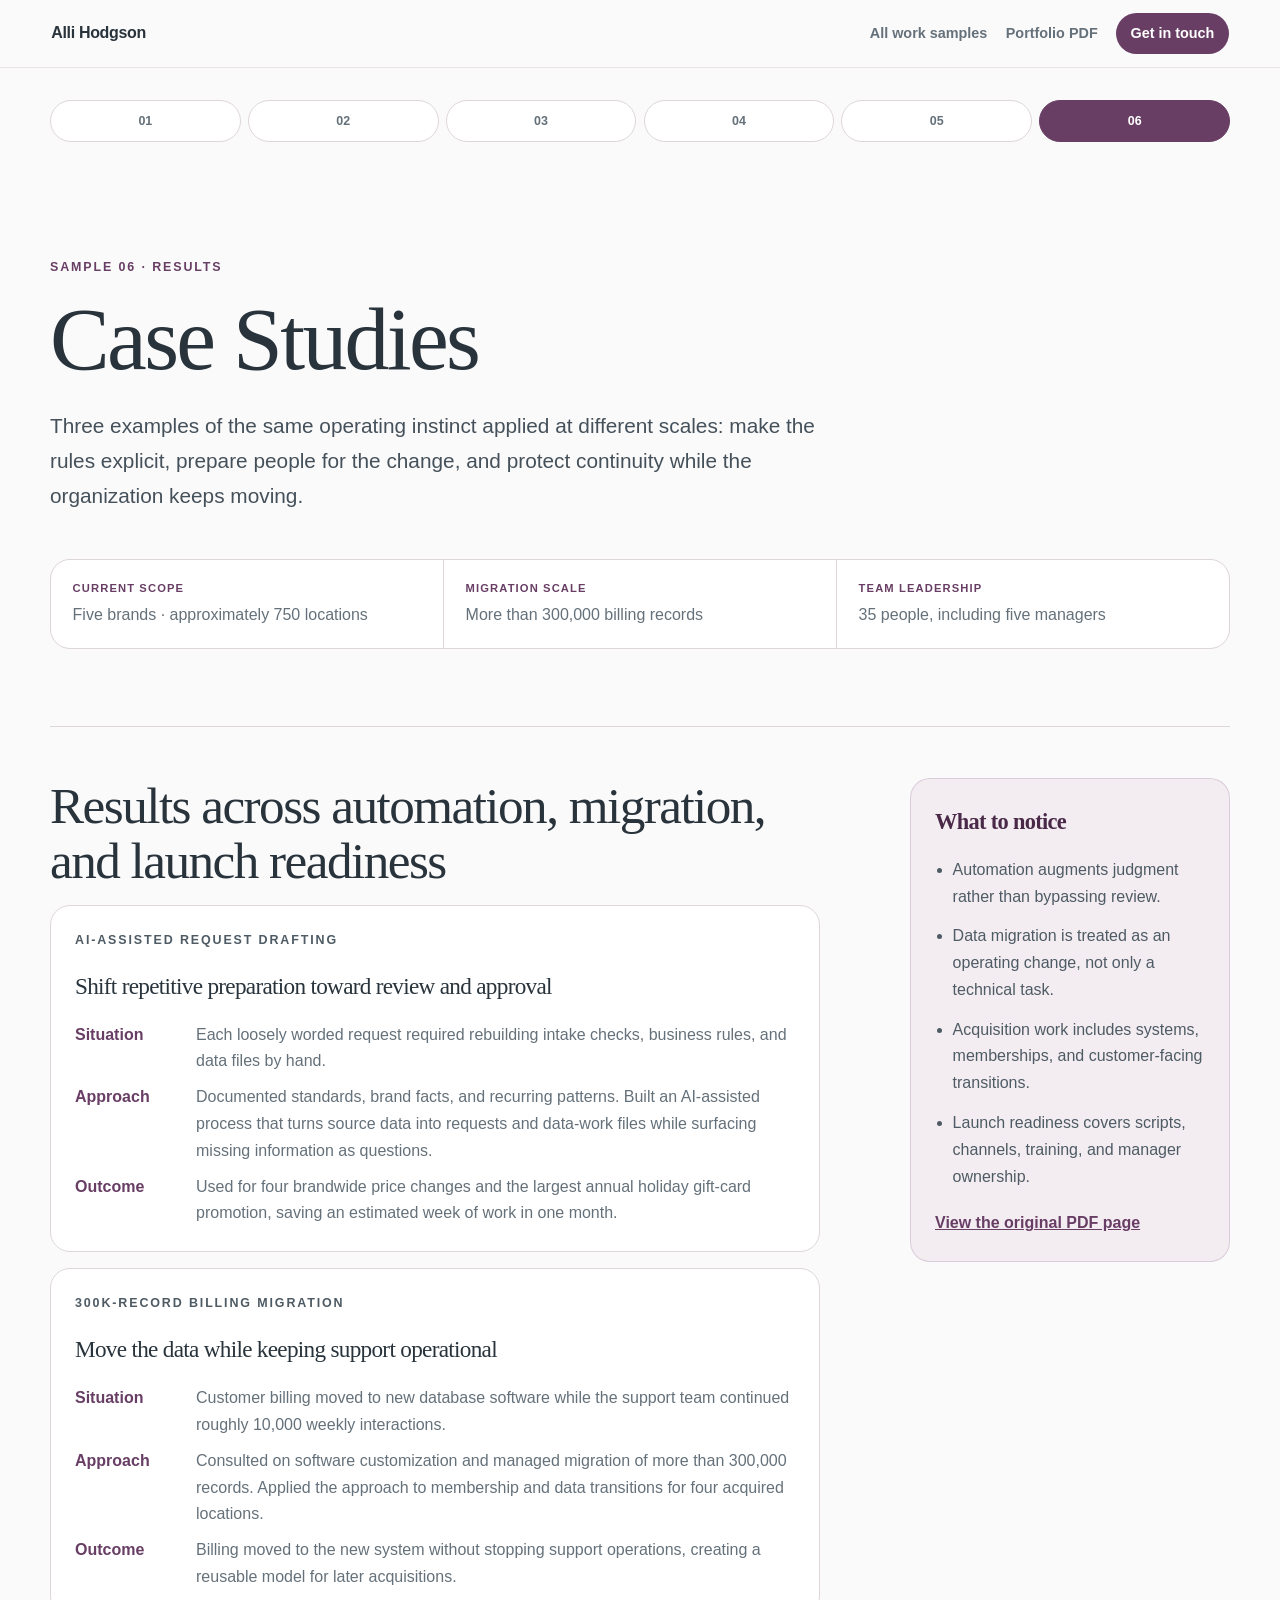
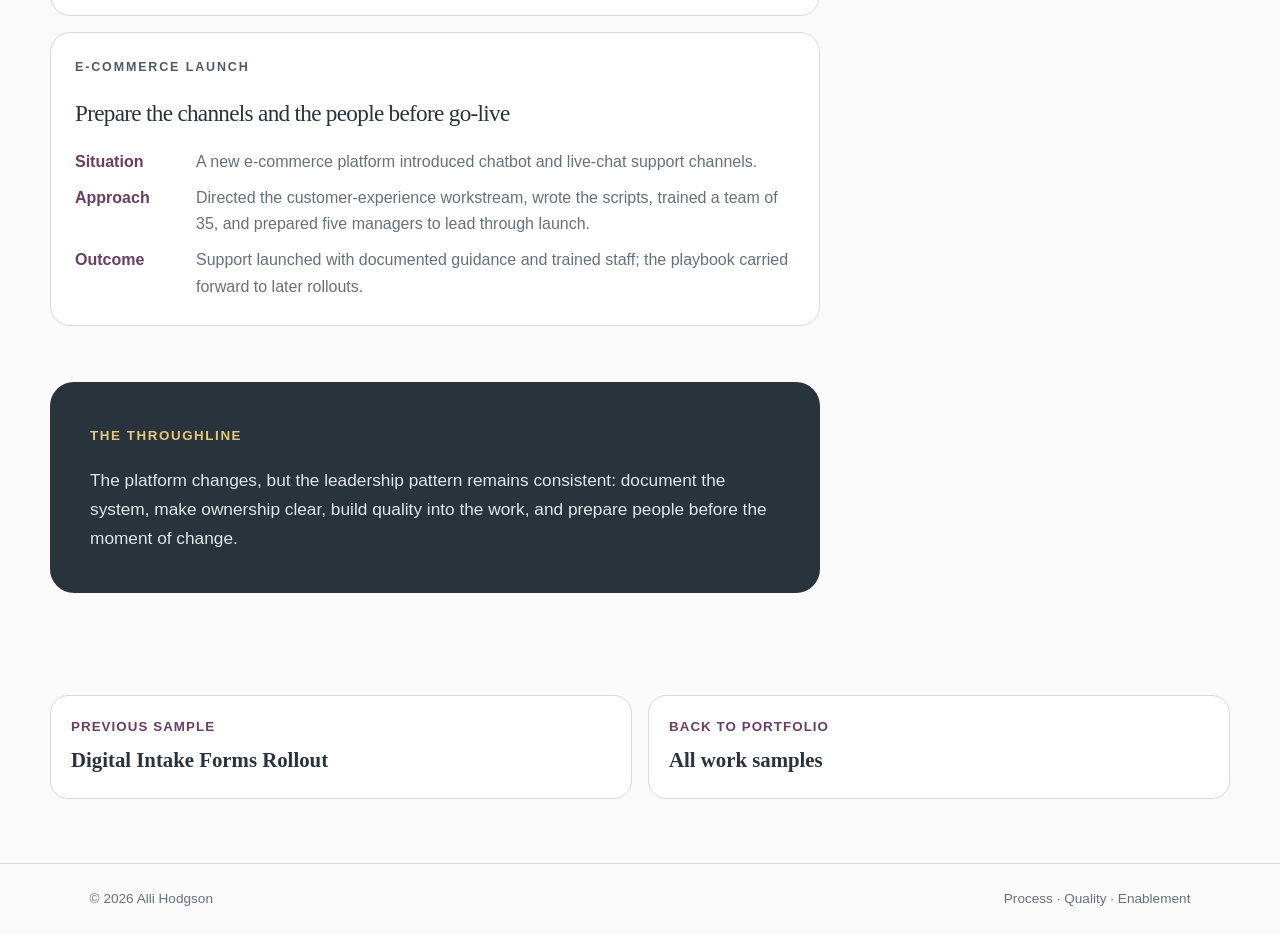
<file: work/case-studies/index.html>
<!doctype html><html lang="en"><head><meta charset="utf-8"><meta name="viewport" content="width=device-width,initial-scale=1"><meta name="description" content="Case studies in AI-assisted operations, enterprise billing migration, acquisitions, and launch readiness."><title>Case Studies & Results — Alli Hodgson</title><link rel="stylesheet" href="../case-study.css"><link rel="icon" type="image/svg+xml" href="data:image/svg+xml,%3Csvg xmlns='http://www.w3.org/2000/svg' viewBox='0 0 64 64'%3E%3Crect width='64' height='64' rx='16' fill='%23683e65'/%3E%3Cpath d='M17 45 29 17h7l12 28h-8l-2-6H27l-2 6Zm13-13h6l-3-9Z' fill='white'/%3E%3C/svg%3E"></head><body>
<a class="skip-link" href="#main">Skip to main content</a><header class="topbar"><a class="wordmark" href="../../">Alli Hodgson</a><nav><a href="../../#work">All work samples</a><a href="../../Alli_Hodgson_Work_Samples.pdf" target="_blank" rel="noopener">Portfolio PDF</a><a class="contact-pill" href="mailto:alli@sparklesystemsbyalli.com">Get in touch</a></nav></header>
<main id="main" class="case-shell"><nav class="sample-nav" aria-label="Work samples"><a href="../request-intake/">01</a><a href="../quality-standards/">02</a><a href="../staff-identity/">03</a><a href="../incident-communications/">04</a><a href="../digital-intake-forms/">05</a><a href="../case-studies/" aria-current="page">06</a></nav>
<section class="case-hero"><p class="kicker">Sample 06 · Results</p><h1>Case Studies</h1><p class="lede">Three examples of the same operating instinct applied at different scales: make the rules explicit, prepare people for the change, and protect continuity while the organization keeps moving.</p><div class="facts"><div class="fact"><small>Current scope</small><span>Five brands · approximately 750 locations</span></div><div class="fact"><small>Migration scale</small><span>More than 300,000 billing records</span></div><div class="fact"><small>Team leadership</small><span>35 people, including five managers</span></div></div></section>
<div class="case-body"><div class="main-column"><section><h2>Results across automation, migration, and launch readiness</h2><div class="case-grid"><article class="case-card"><p class="kicker">AI-assisted request drafting</p><h3>Shift repetitive preparation toward review and approval</h3><dl><dt>Situation</dt><dd>Each loosely worded request required rebuilding intake checks, business rules, and data files by hand.</dd><dt>Approach</dt><dd>Documented standards, brand facts, and recurring patterns. Built an AI-assisted process that turns source data into requests and data-work files while surfacing missing information as questions.</dd><dt>Outcome</dt><dd>Used for four brandwide price changes and the largest annual holiday gift-card promotion, saving an estimated week of work in one month.</dd></dl></article>
<article class="case-card"><p class="kicker">300K-record billing migration</p><h3>Move the data while keeping support operational</h3><dl><dt>Situation</dt><dd>Customer billing moved to new database software while the support team continued roughly 10,000 weekly interactions.</dd><dt>Approach</dt><dd>Consulted on software customization and managed migration of more than 300,000 records. Applied the approach to membership and data transitions for four acquired locations.</dd><dt>Outcome</dt><dd>Billing moved to the new system without stopping support operations, creating a reusable model for later acquisitions.</dd></dl></article>
<article class="case-card"><p class="kicker">E-commerce launch</p><h3>Prepare the channels and the people before go-live</h3><dl><dt>Situation</dt><dd>A new e-commerce platform introduced chatbot and live-chat support channels.</dd><dt>Approach</dt><dd>Directed the customer-experience workstream, wrote the scripts, trained a team of 35, and prepared five managers to lead through launch.</dd><dt>Outcome</dt><dd>Support launched with documented guidance and trained staff; the playbook carried forward to later rollouts.</dd></dl></article></div></section>
<div class="result-band"><small>The throughline</small><p>The platform changes, but the leadership pattern remains consistent: document the system, make ownership clear, build quality into the work, and prepare people before the moment of change.</p></div></div>
<aside class="side-rail"><div class="rail-card"><h2>What to notice</h2><ul><li>Automation augments judgment rather than bypassing review.</li><li>Data migration is treated as an operating change, not only a technical task.</li><li>Acquisition work includes systems, memberships, and customer-facing transitions.</li><li>Launch readiness covers scripts, channels, training, and manager ownership.</li></ul><a class="pdf-link" href="../../Alli_Hodgson_Work_Samples.pdf#page=12" target="_blank" rel="noopener">View the original PDF page</a></div></aside></div>
<nav class="next-nav"><a href="../digital-intake-forms/"><small>Previous sample</small><strong>Digital Intake Forms Rollout</strong></a><a href="../../#work"><small>Back to portfolio</small><strong>All work samples</strong></a></nav></main><footer><span>© 2026 Alli Hodgson</span><span>Process · Quality · Enablement</span></footer></body></html>
</file>
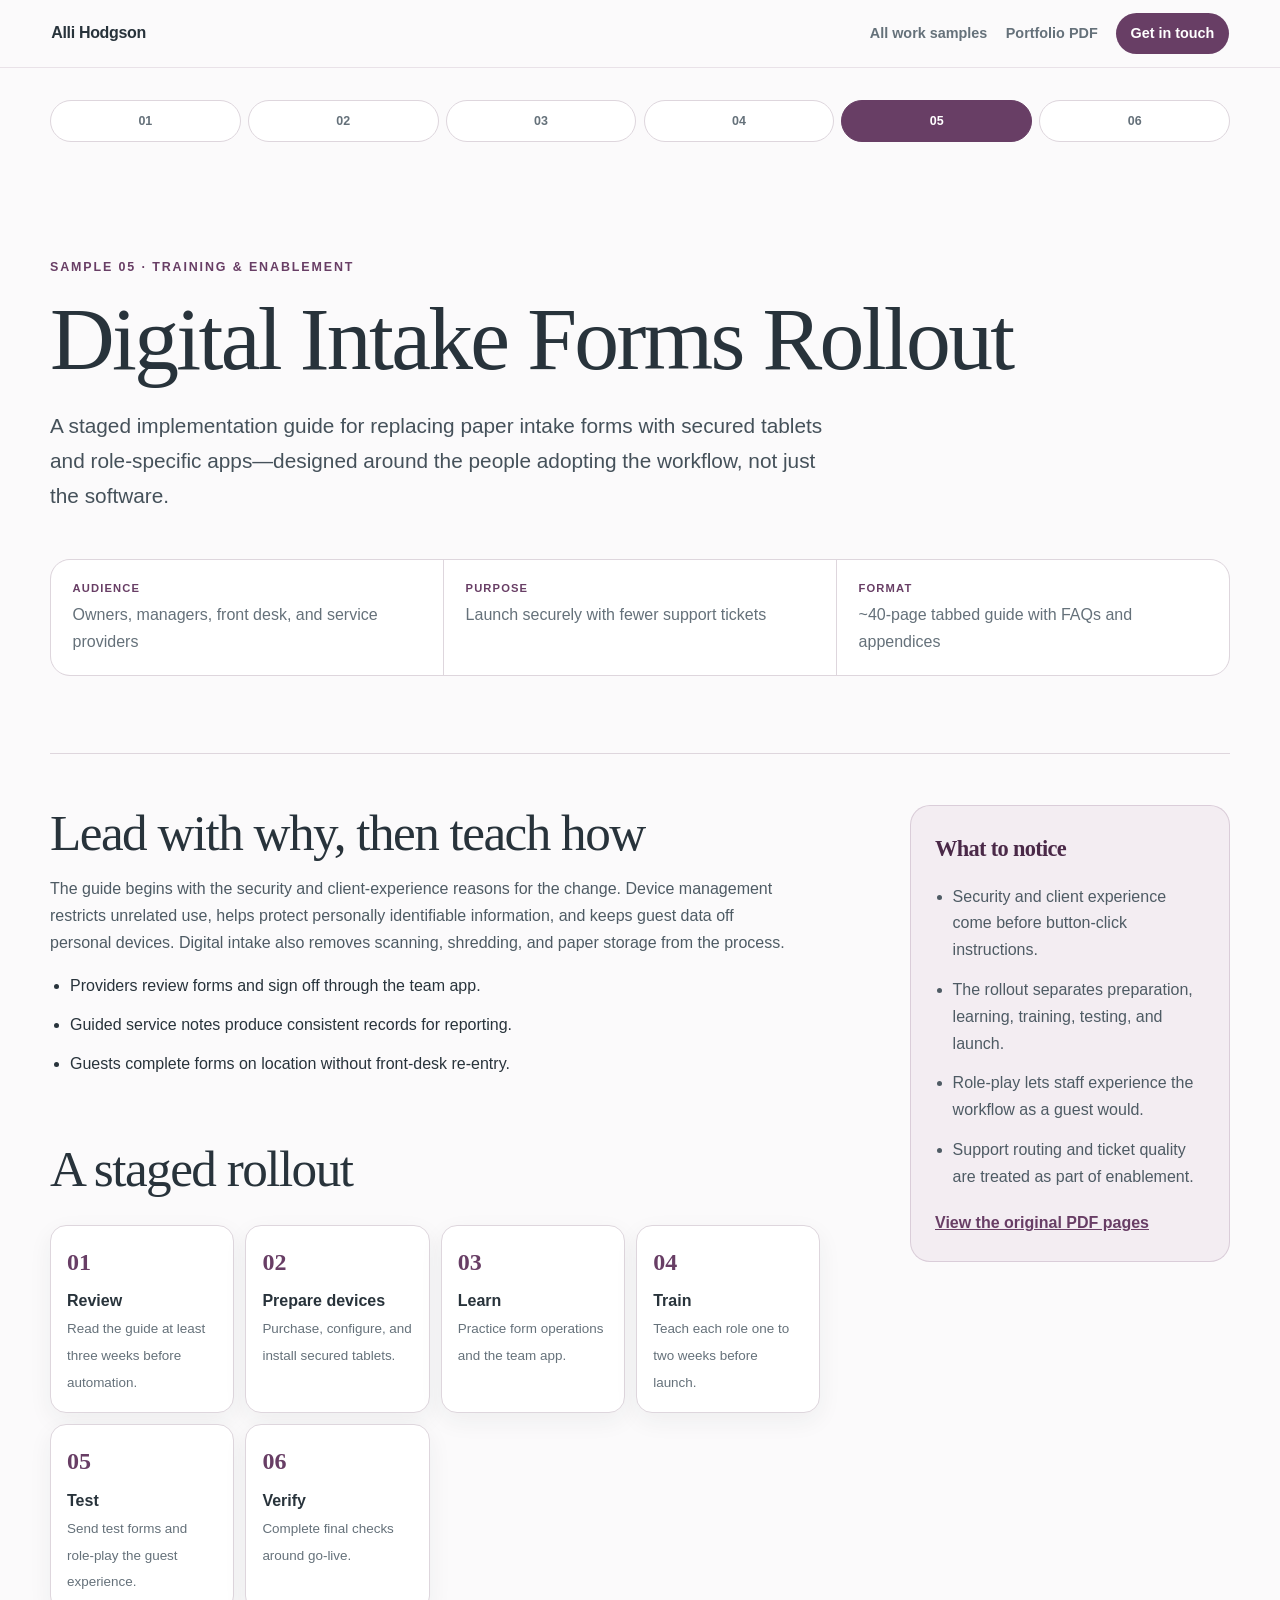
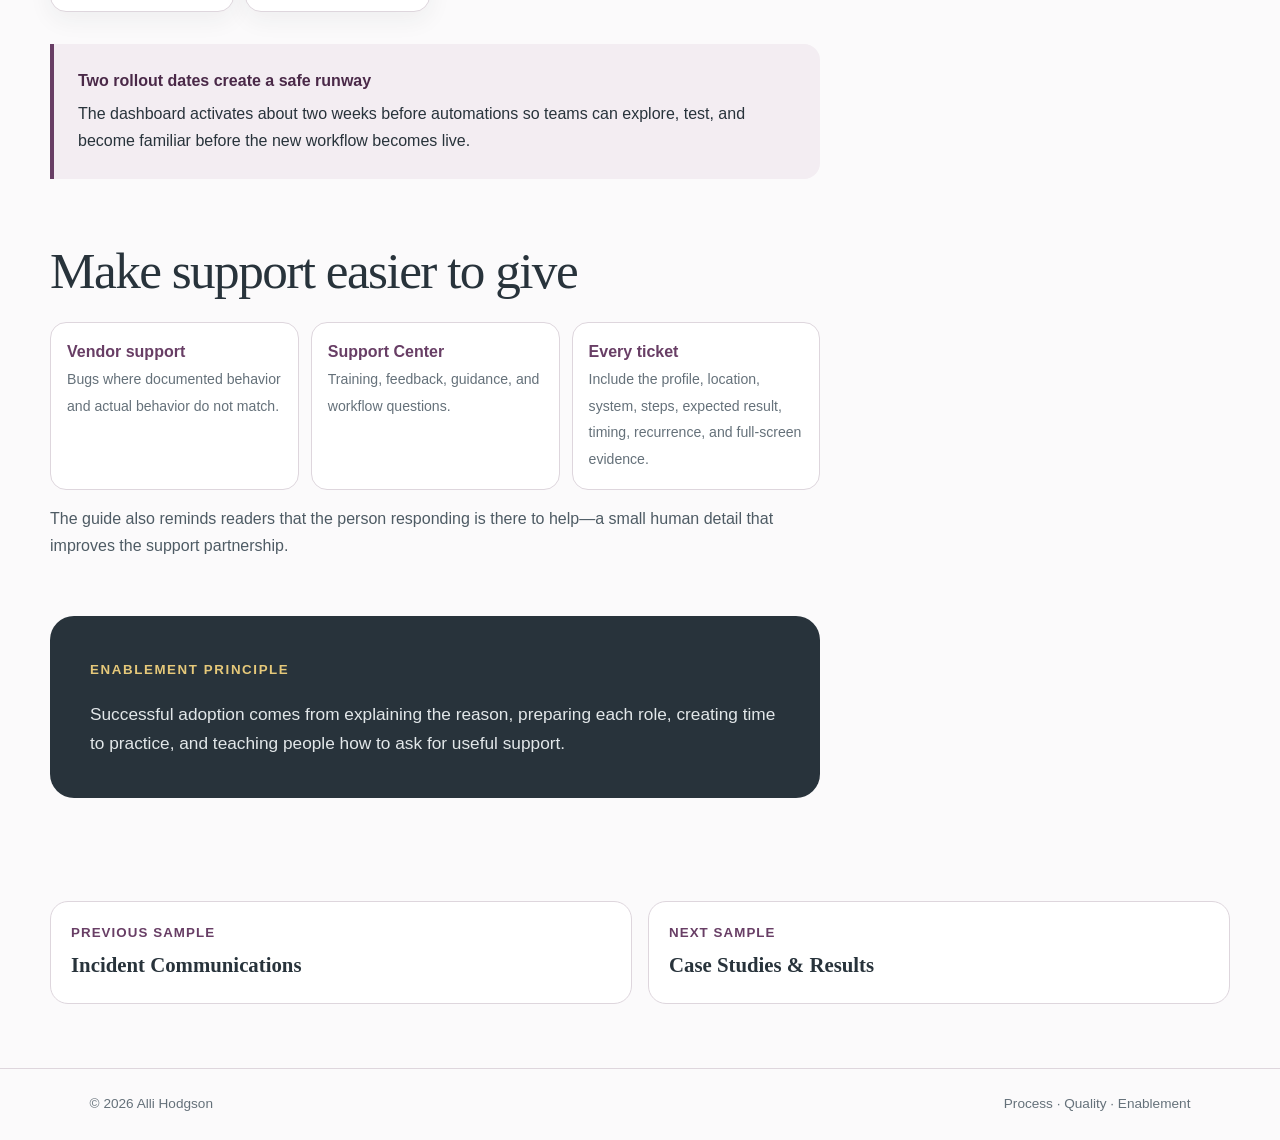
<file: work/digital-intake-forms/index.html>
<!doctype html><html lang="en"><head><meta charset="utf-8"><meta name="viewport" content="width=device-width,initial-scale=1"><meta name="description" content="A staged digital intake forms rollout with role-based training and support readiness."><title>Digital Intake Forms Rollout — Alli Hodgson</title><link rel="stylesheet" href="../case-study.css"><link rel="icon" type="image/svg+xml" href="data:image/svg+xml,%3Csvg xmlns='http://www.w3.org/2000/svg' viewBox='0 0 64 64'%3E%3Crect width='64' height='64' rx='16' fill='%23683e65'/%3E%3Cpath d='M17 45 29 17h7l12 28h-8l-2-6H27l-2 6Zm13-13h6l-3-9Z' fill='white'/%3E%3C/svg%3E"></head><body>
<a class="skip-link" href="#main">Skip to main content</a><header class="topbar"><a class="wordmark" href="../../">Alli Hodgson</a><nav><a href="../../#work">All work samples</a><a href="../../Alli_Hodgson_Work_Samples.pdf" target="_blank" rel="noopener">Portfolio PDF</a><a class="contact-pill" href="mailto:alli@sparklesystemsbyalli.com">Get in touch</a></nav></header>
<main id="main" class="case-shell"><nav class="sample-nav" aria-label="Work samples"><a href="../request-intake/">01</a><a href="../quality-standards/">02</a><a href="../staff-identity/">03</a><a href="../incident-communications/">04</a><a href="../digital-intake-forms/" aria-current="page">05</a><a href="../case-studies/">06</a></nav>
<section class="case-hero"><p class="kicker">Sample 05 · Training &amp; enablement</p><h1>Digital Intake Forms Rollout</h1><p class="lede">A staged implementation guide for replacing paper intake forms with secured tablets and role-specific apps—designed around the people adopting the workflow, not just the software.</p><div class="facts"><div class="fact"><small>Audience</small><span>Owners, managers, front desk, and service providers</span></div><div class="fact"><small>Purpose</small><span>Launch securely with fewer support tickets</span></div><div class="fact"><small>Format</small><span>~40-page tabbed guide with FAQs and appendices</span></div></div></section>
<div class="case-body"><div class="main-column"><section><h2>Lead with why, then teach how</h2><p>The guide begins with the security and client-experience reasons for the change. Device management restricts unrelated use, helps protect personally identifiable information, and keeps guest data off personal devices. Digital intake also removes scanning, shredding, and paper storage from the process.</p><ul><li>Providers review forms and sign off through the team app.</li><li>Guided service notes produce consistent records for reporting.</li><li>Guests complete forms on location without front-desk re-entry.</li></ul></section>
<section><h2>A staged rollout</h2><div class="process"><div><b>01</b><strong>Review</strong><span>Read the guide at least three weeks before automation.</span></div><div><b>02</b><strong>Prepare devices</strong><span>Purchase, configure, and install secured tablets.</span></div><div><b>03</b><strong>Learn</strong><span>Practice form operations and the team app.</span></div><div><b>04</b><strong>Train</strong><span>Teach each role one to two weeks before launch.</span></div><div><b>05</b><strong>Test</strong><span>Send test forms and role-play the guest experience.</span></div><div><b>06</b><strong>Verify</strong><span>Complete final checks around go-live.</span></div></div><div class="callout"><strong>Two rollout dates create a safe runway</strong>The dashboard activates about two weeks before automations so teams can explore, test, and become familiar before the new workflow becomes live.</div></section>
<section><h2>Make support easier to give</h2><div class="comparison"><div><strong>Vendor support</strong><span>Bugs where documented behavior and actual behavior do not match.</span></div><div><strong>Support Center</strong><span>Training, feedback, guidance, and workflow questions.</span></div><div><strong>Every ticket</strong><span>Include the profile, location, system, steps, expected result, timing, recurrence, and full-screen evidence.</span></div></div><p>The guide also reminds readers that the person responding is there to help—a small human detail that improves the support partnership.</p></section>
<div class="result-band"><small>Enablement principle</small><p>Successful adoption comes from explaining the reason, preparing each role, creating time to practice, and teaching people how to ask for useful support.</p></div></div>
<aside class="side-rail"><div class="rail-card"><h2>What to notice</h2><ul><li>Security and client experience come before button-click instructions.</li><li>The rollout separates preparation, learning, training, testing, and launch.</li><li>Role-play lets staff experience the workflow as a guest would.</li><li>Support routing and ticket quality are treated as part of enablement.</li></ul><a class="pdf-link" href="../../Alli_Hodgson_Work_Samples.pdf#page=10" target="_blank" rel="noopener">View the original PDF pages</a></div></aside></div>
<nav class="next-nav"><a href="../incident-communications/"><small>Previous sample</small><strong>Incident Communications</strong></a><a href="../case-studies/"><small>Next sample</small><strong>Case Studies &amp; Results</strong></a></nav></main><footer><span>© 2026 Alli Hodgson</span><span>Process · Quality · Enablement</span></footer></body></html>
</file>
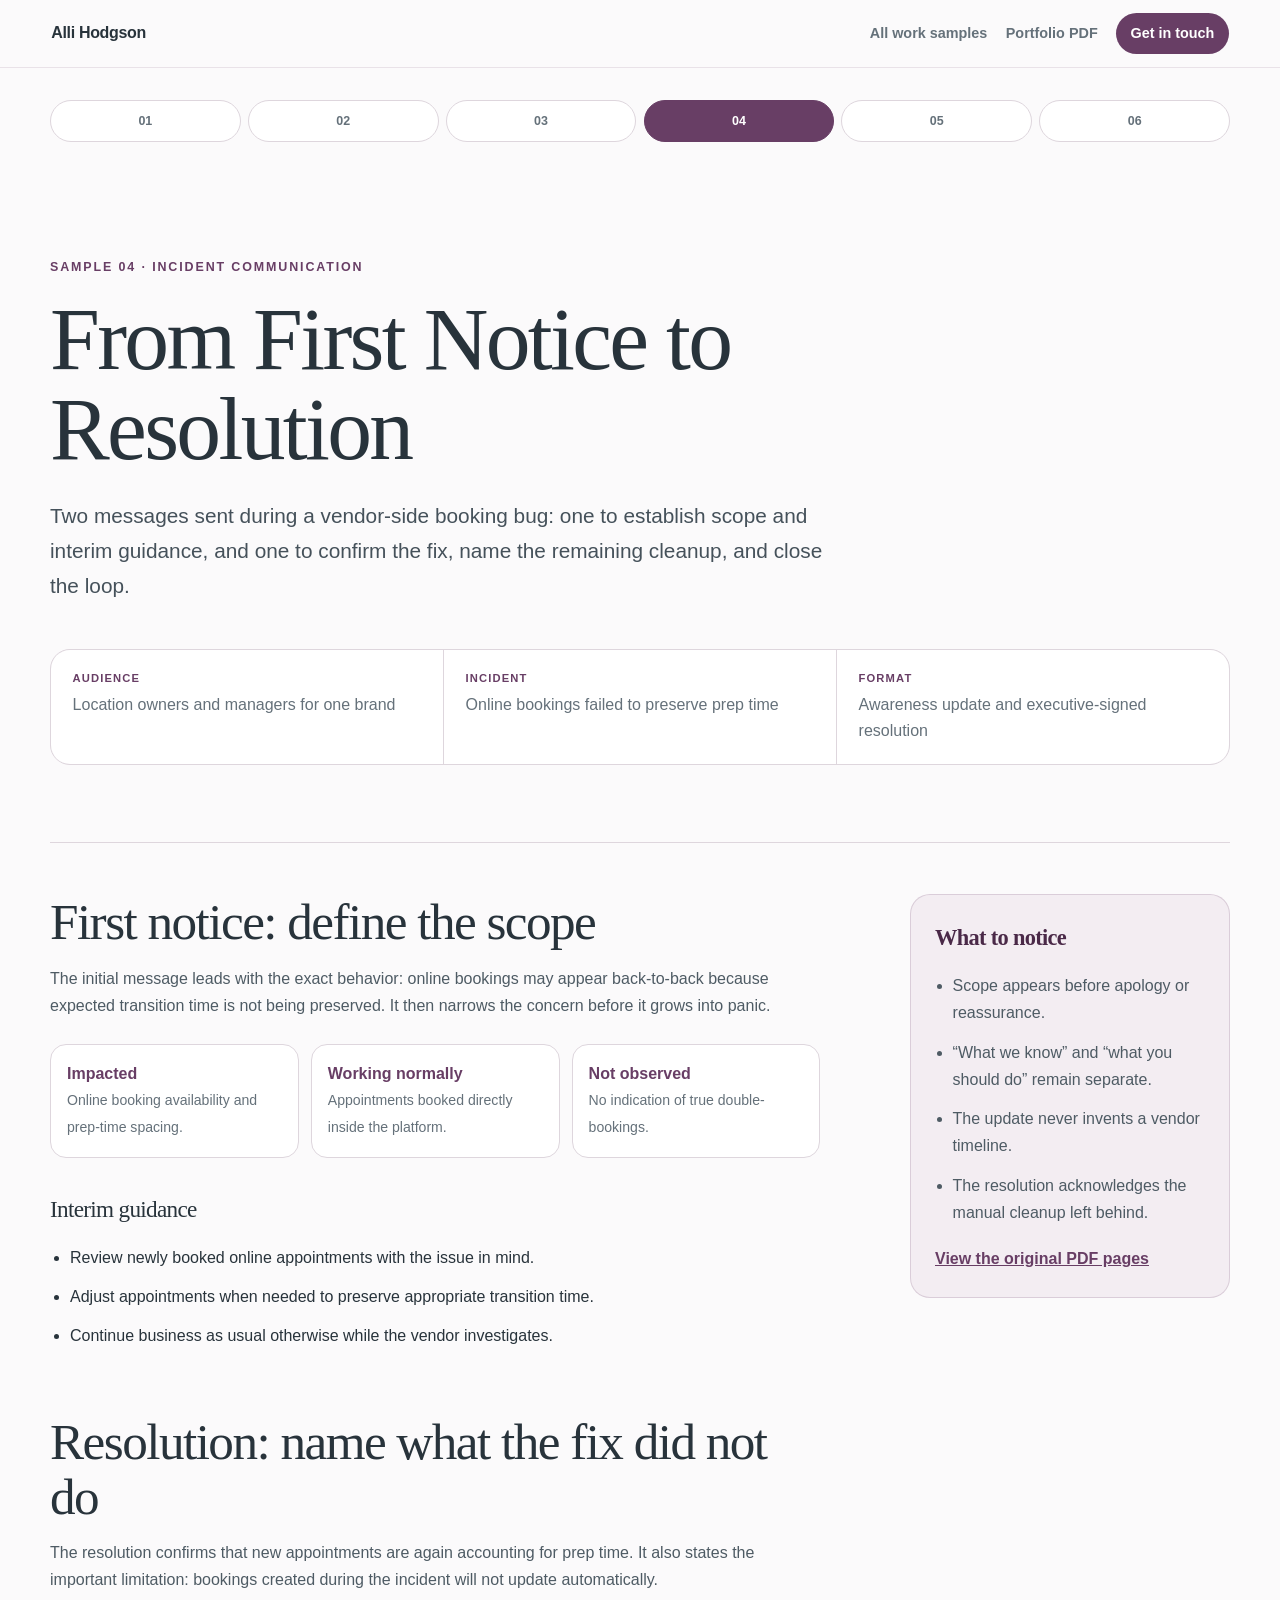
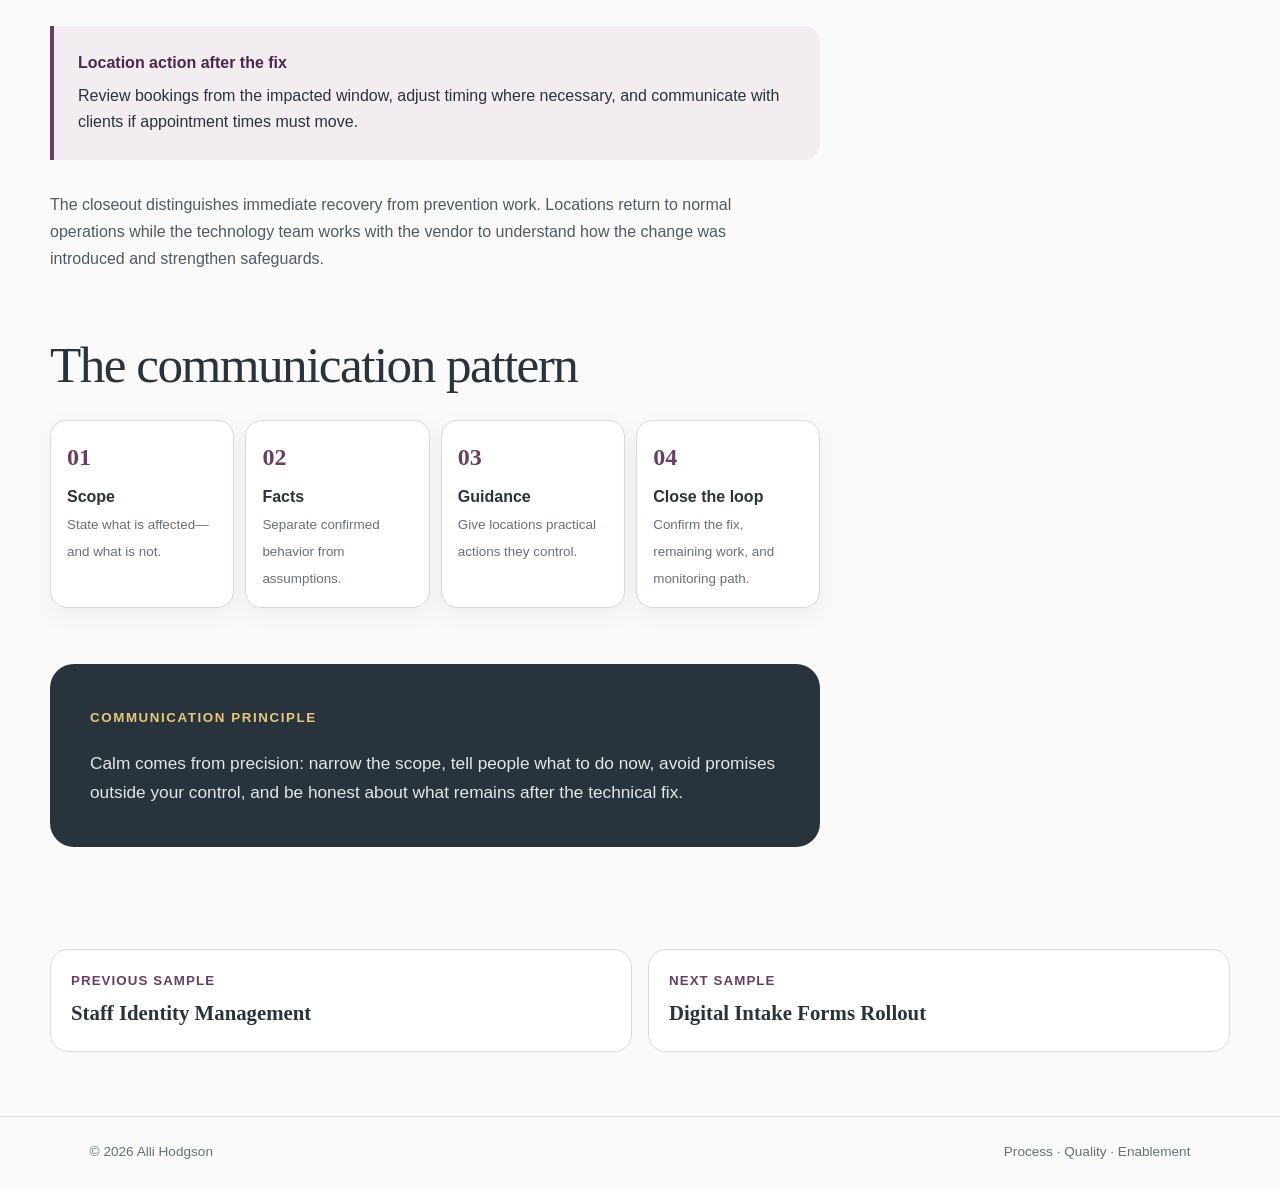
<file: work/incident-communications/index.html>
<!doctype html><html lang="en"><head><meta charset="utf-8"><meta name="viewport" content="width=device-width,initial-scale=1"><meta name="description" content="Operational incident communications from initial awareness through resolution."><title>Incident Communications — Alli Hodgson</title><link rel="stylesheet" href="../case-study.css"><link rel="icon" type="image/svg+xml" href="data:image/svg+xml,%3Csvg xmlns='http://www.w3.org/2000/svg' viewBox='0 0 64 64'%3E%3Crect width='64' height='64' rx='16' fill='%23683e65'/%3E%3Cpath d='M17 45 29 17h7l12 28h-8l-2-6H27l-2 6Zm13-13h6l-3-9Z' fill='white'/%3E%3C/svg%3E"></head><body>
<a class="skip-link" href="#main">Skip to main content</a><header class="topbar"><a class="wordmark" href="../../">Alli Hodgson</a><nav><a href="../../#work">All work samples</a><a href="../../Alli_Hodgson_Work_Samples.pdf" target="_blank" rel="noopener">Portfolio PDF</a><a class="contact-pill" href="mailto:alli@sparklesystemsbyalli.com">Get in touch</a></nav></header>
<main id="main" class="case-shell"><nav class="sample-nav" aria-label="Work samples"><a href="../request-intake/">01</a><a href="../quality-standards/">02</a><a href="../staff-identity/">03</a><a href="../incident-communications/" aria-current="page">04</a><a href="../digital-intake-forms/">05</a><a href="../case-studies/">06</a></nav>
<section class="case-hero"><p class="kicker">Sample 04 · Incident communication</p><h1>From First Notice to Resolution</h1><p class="lede">Two messages sent during a vendor-side booking bug: one to establish scope and interim guidance, and one to confirm the fix, name the remaining cleanup, and close the loop.</p><div class="facts"><div class="fact"><small>Audience</small><span>Location owners and managers for one brand</span></div><div class="fact"><small>Incident</small><span>Online bookings failed to preserve prep time</span></div><div class="fact"><small>Format</small><span>Awareness update and executive-signed resolution</span></div></div></section>
<div class="case-body"><div class="main-column"><section><h2>First notice: define the scope</h2><p>The initial message leads with the exact behavior: online bookings may appear back-to-back because expected transition time is not being preserved. It then narrows the concern before it grows into panic.</p><div class="comparison"><div><strong>Impacted</strong><span>Online booking availability and prep-time spacing.</span></div><div><strong>Working normally</strong><span>Appointments booked directly inside the platform.</span></div><div><strong>Not observed</strong><span>No indication of true double-bookings.</span></div></div><h3>Interim guidance</h3><ul><li>Review newly booked online appointments with the issue in mind.</li><li>Adjust appointments when needed to preserve appropriate transition time.</li><li>Continue business as usual otherwise while the vendor investigates.</li></ul></section>
<section><h2>Resolution: name what the fix did not do</h2><p>The resolution confirms that new appointments are again accounting for prep time. It also states the important limitation: bookings created during the incident will not update automatically.</p><div class="callout"><strong>Location action after the fix</strong>Review bookings from the impacted window, adjust timing where necessary, and communicate with clients if appointment times must move.</div><p>The closeout distinguishes immediate recovery from prevention work. Locations return to normal operations while the technology team works with the vendor to understand how the change was introduced and strengthen safeguards.</p></section>
<section><h2>The communication pattern</h2><div class="process"><div><b>01</b><strong>Scope</strong><span>State what is affected—and what is not.</span></div><div><b>02</b><strong>Facts</strong><span>Separate confirmed behavior from assumptions.</span></div><div><b>03</b><strong>Guidance</strong><span>Give locations practical actions they control.</span></div><div><b>04</b><strong>Close the loop</strong><span>Confirm the fix, remaining work, and monitoring path.</span></div></div></section>
<div class="result-band"><small>Communication principle</small><p>Calm comes from precision: narrow the scope, tell people what to do now, avoid promises outside your control, and be honest about what remains after the technical fix.</p></div></div>
<aside class="side-rail"><div class="rail-card"><h2>What to notice</h2><ul><li>Scope appears before apology or reassurance.</li><li>“What we know” and “what you should do” remain separate.</li><li>The update never invents a vendor timeline.</li><li>The resolution acknowledges the manual cleanup left behind.</li></ul><a class="pdf-link" href="../../Alli_Hodgson_Work_Samples.pdf#page=8" target="_blank" rel="noopener">View the original PDF pages</a></div></aside></div>
<nav class="next-nav"><a href="../staff-identity/"><small>Previous sample</small><strong>Staff Identity Management</strong></a><a href="../digital-intake-forms/"><small>Next sample</small><strong>Digital Intake Forms Rollout</strong></a></nav></main><footer><span>© 2026 Alli Hodgson</span><span>Process · Quality · Enablement</span></footer></body></html>
</file>
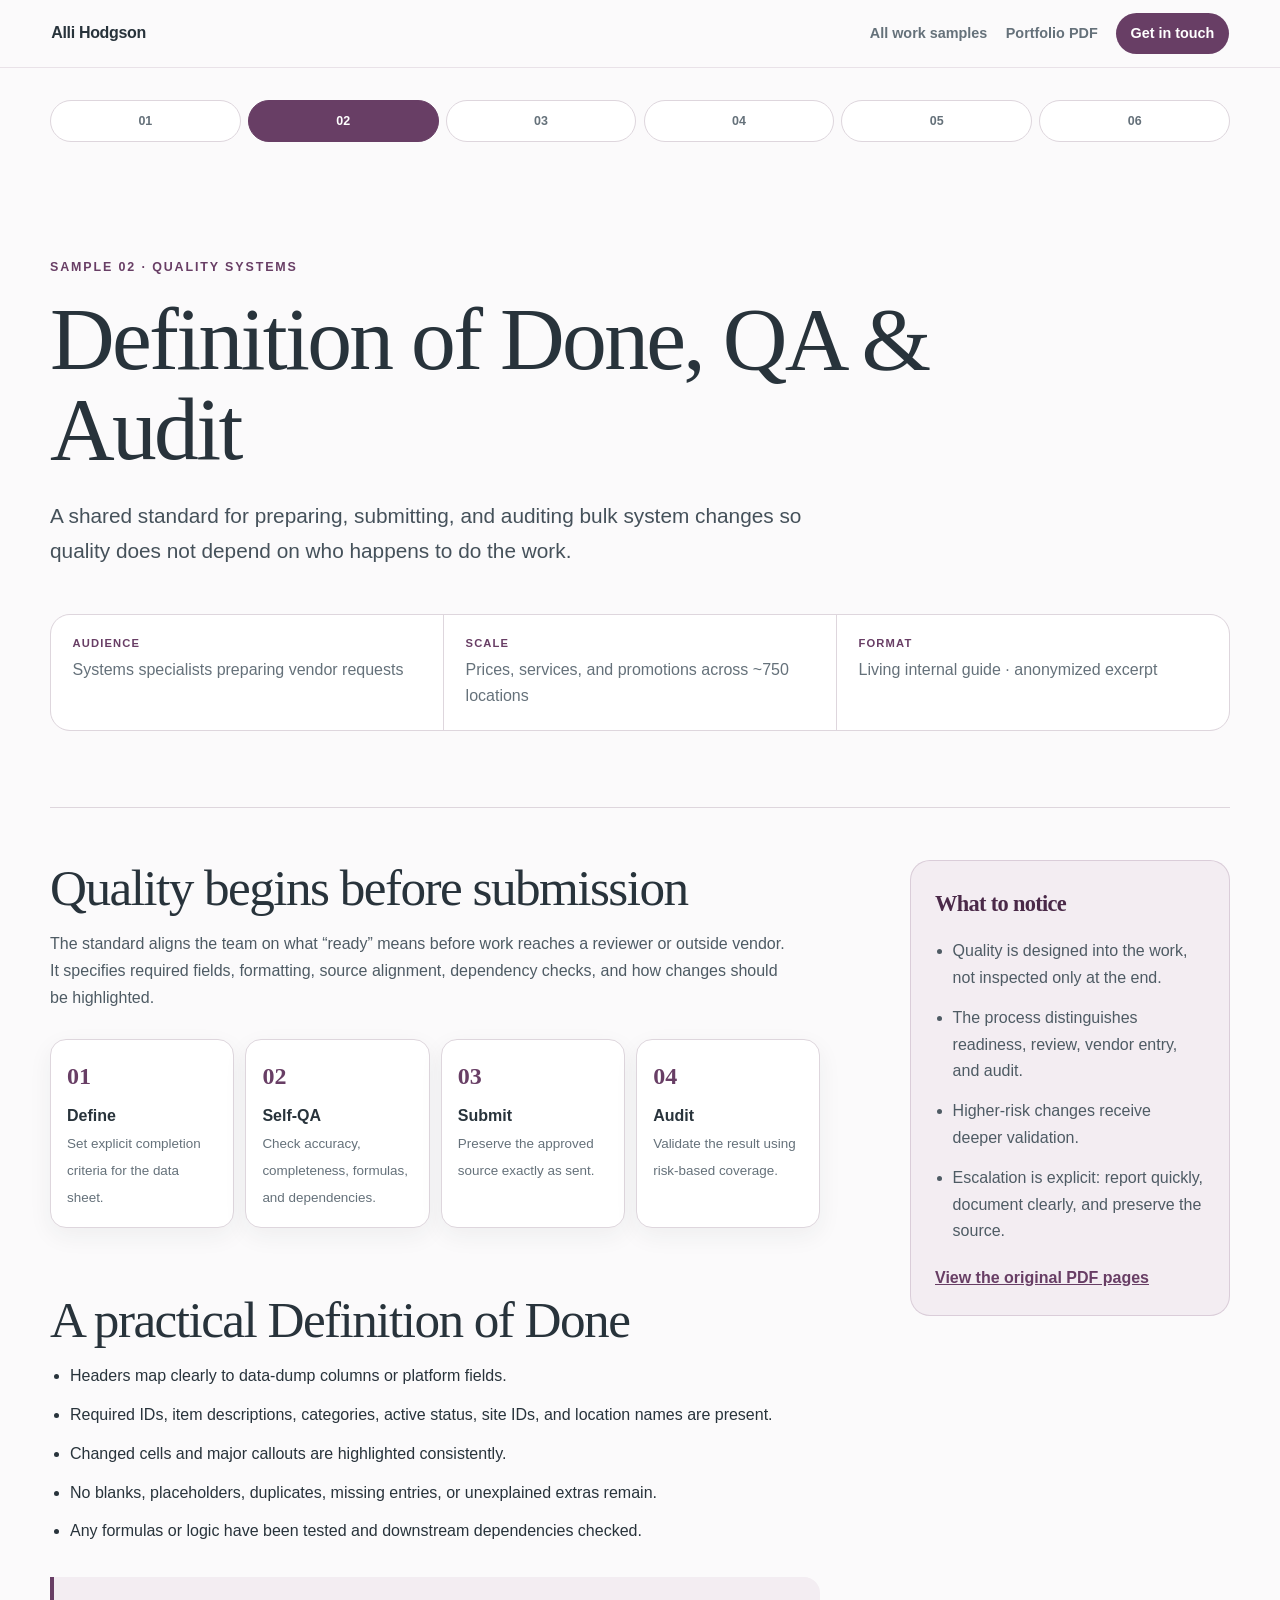
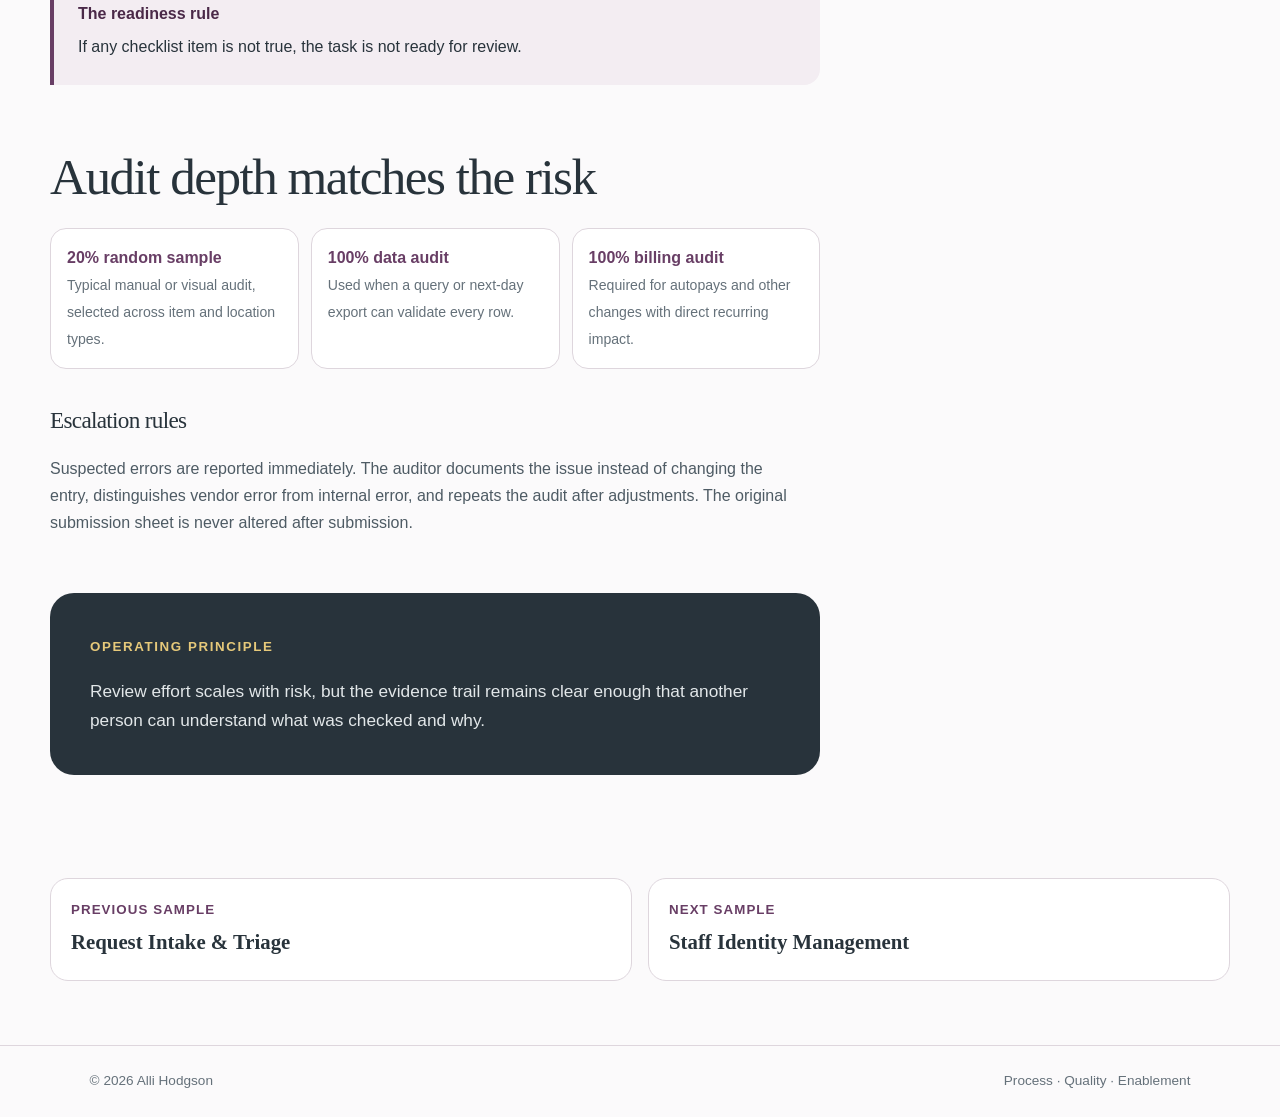
<file: work/quality-standards/index.html>
<!doctype html><html lang="en"><head><meta charset="utf-8"><meta name="viewport" content="width=device-width,initial-scale=1"><meta name="description" content="A quality system for preparing, reviewing, and auditing bulk enterprise data changes."><title>Definition of Done, QA & Audit — Alli Hodgson</title><link rel="stylesheet" href="../case-study.css"><link rel="icon" type="image/svg+xml" href="data:image/svg+xml,%3Csvg xmlns='http://www.w3.org/2000/svg' viewBox='0 0 64 64'%3E%3Crect width='64' height='64' rx='16' fill='%23683e65'/%3E%3Cpath d='M17 45 29 17h7l12 28h-8l-2-6H27l-2 6Zm13-13h6l-3-9Z' fill='white'/%3E%3C/svg%3E"></head><body>
<a class="skip-link" href="#main">Skip to main content</a><header class="topbar"><a class="wordmark" href="../../">Alli Hodgson</a><nav><a href="../../#work">All work samples</a><a href="../../Alli_Hodgson_Work_Samples.pdf" target="_blank" rel="noopener">Portfolio PDF</a><a class="contact-pill" href="mailto:alli@sparklesystemsbyalli.com">Get in touch</a></nav></header>
<main id="main" class="case-shell"><nav class="sample-nav" aria-label="Work samples"><a href="../request-intake/">01</a><a href="../quality-standards/" aria-current="page">02</a><a href="../staff-identity/">03</a><a href="../incident-communications/">04</a><a href="../digital-intake-forms/">05</a><a href="../case-studies/">06</a></nav>
<section class="case-hero"><p class="kicker">Sample 02 · Quality systems</p><h1>Definition of Done, QA &amp; Audit</h1><p class="lede">A shared standard for preparing, submitting, and auditing bulk system changes so quality does not depend on who happens to do the work.</p><div class="facts"><div class="fact"><small>Audience</small><span>Systems specialists preparing vendor requests</span></div><div class="fact"><small>Scale</small><span>Prices, services, and promotions across ~750 locations</span></div><div class="fact"><small>Format</small><span>Living internal guide · anonymized excerpt</span></div></div></section>
<div class="case-body"><div class="main-column"><section><h2>Quality begins before submission</h2><p>The standard aligns the team on what “ready” means before work reaches a reviewer or outside vendor. It specifies required fields, formatting, source alignment, dependency checks, and how changes should be highlighted.</p><div class="process"><div><b>01</b><strong>Define</strong><span>Set explicit completion criteria for the data sheet.</span></div><div><b>02</b><strong>Self-QA</strong><span>Check accuracy, completeness, formulas, and dependencies.</span></div><div><b>03</b><strong>Submit</strong><span>Preserve the approved source exactly as sent.</span></div><div><b>04</b><strong>Audit</strong><span>Validate the result using risk-based coverage.</span></div></div></section>
<section><h2>A practical Definition of Done</h2><ul><li>Headers map clearly to data-dump columns or platform fields.</li><li>Required IDs, item descriptions, categories, active status, site IDs, and location names are present.</li><li>Changed cells and major callouts are highlighted consistently.</li><li>No blanks, placeholders, duplicates, missing entries, or unexplained extras remain.</li><li>Any formulas or logic have been tested and downstream dependencies checked.</li></ul><div class="callout"><strong>The readiness rule</strong>If any checklist item is not true, the task is not ready for review.</div></section>
<section><h2>Audit depth matches the risk</h2><div class="comparison"><div><strong>20% random sample</strong><span>Typical manual or visual audit, selected across item and location types.</span></div><div><strong>100% data audit</strong><span>Used when a query or next-day export can validate every row.</span></div><div><strong>100% billing audit</strong><span>Required for autopays and other changes with direct recurring impact.</span></div></div><h3>Escalation rules</h3><p>Suspected errors are reported immediately. The auditor documents the issue instead of changing the entry, distinguishes vendor error from internal error, and repeats the audit after adjustments. The original submission sheet is never altered after submission.</p></section>
<div class="result-band"><small>Operating principle</small><p>Review effort scales with risk, but the evidence trail remains clear enough that another person can understand what was checked and why.</p></div></div>
<aside class="side-rail"><div class="rail-card"><h2>What to notice</h2><ul><li>Quality is designed into the work, not inspected only at the end.</li><li>The process distinguishes readiness, review, vendor entry, and audit.</li><li>Higher-risk changes receive deeper validation.</li><li>Escalation is explicit: report quickly, document clearly, and preserve the source.</li></ul><a class="pdf-link" href="../../Alli_Hodgson_Work_Samples.pdf#page=4" target="_blank" rel="noopener">View the original PDF pages</a></div></aside></div>
<nav class="next-nav"><a href="../request-intake/"><small>Previous sample</small><strong>Request Intake &amp; Triage</strong></a><a href="../staff-identity/"><small>Next sample</small><strong>Staff Identity Management</strong></a></nav></main><footer><span>© 2026 Alli Hodgson</span><span>Process · Quality · Enablement</span></footer></body></html>
</file>
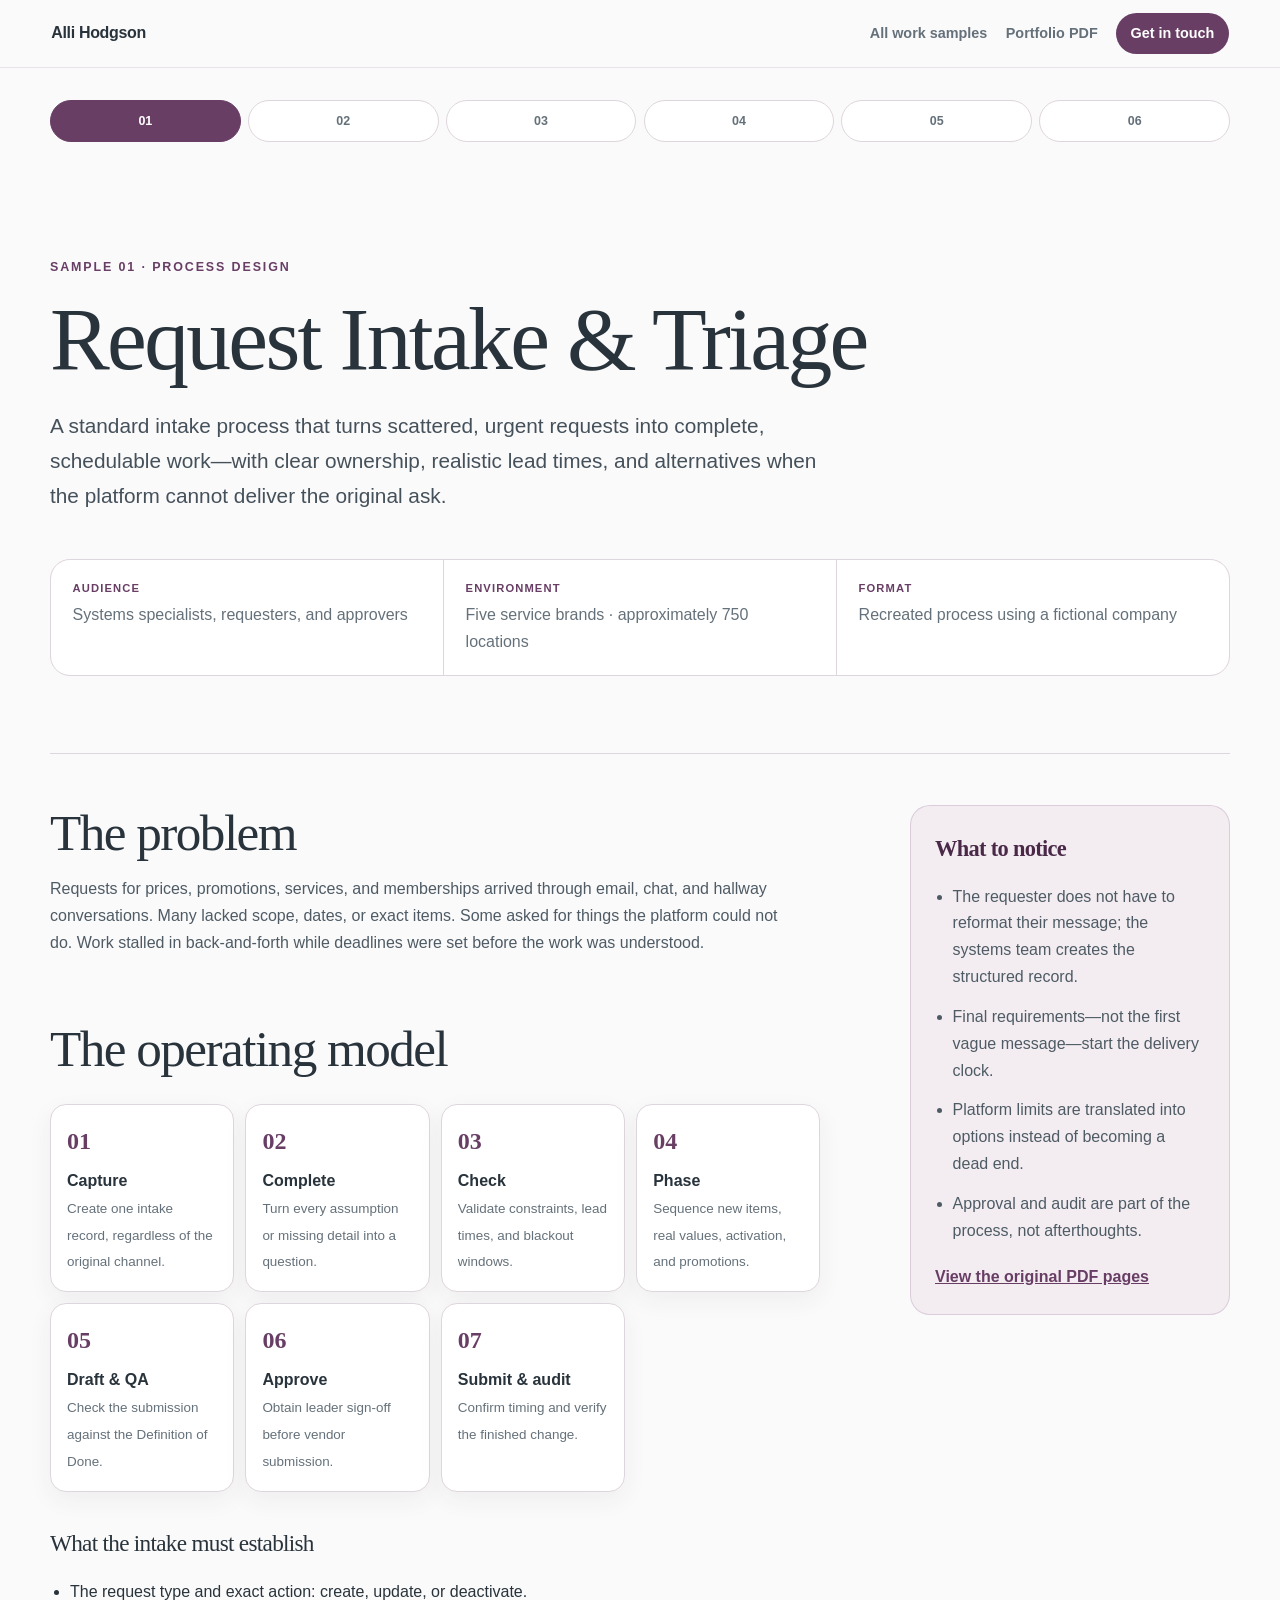
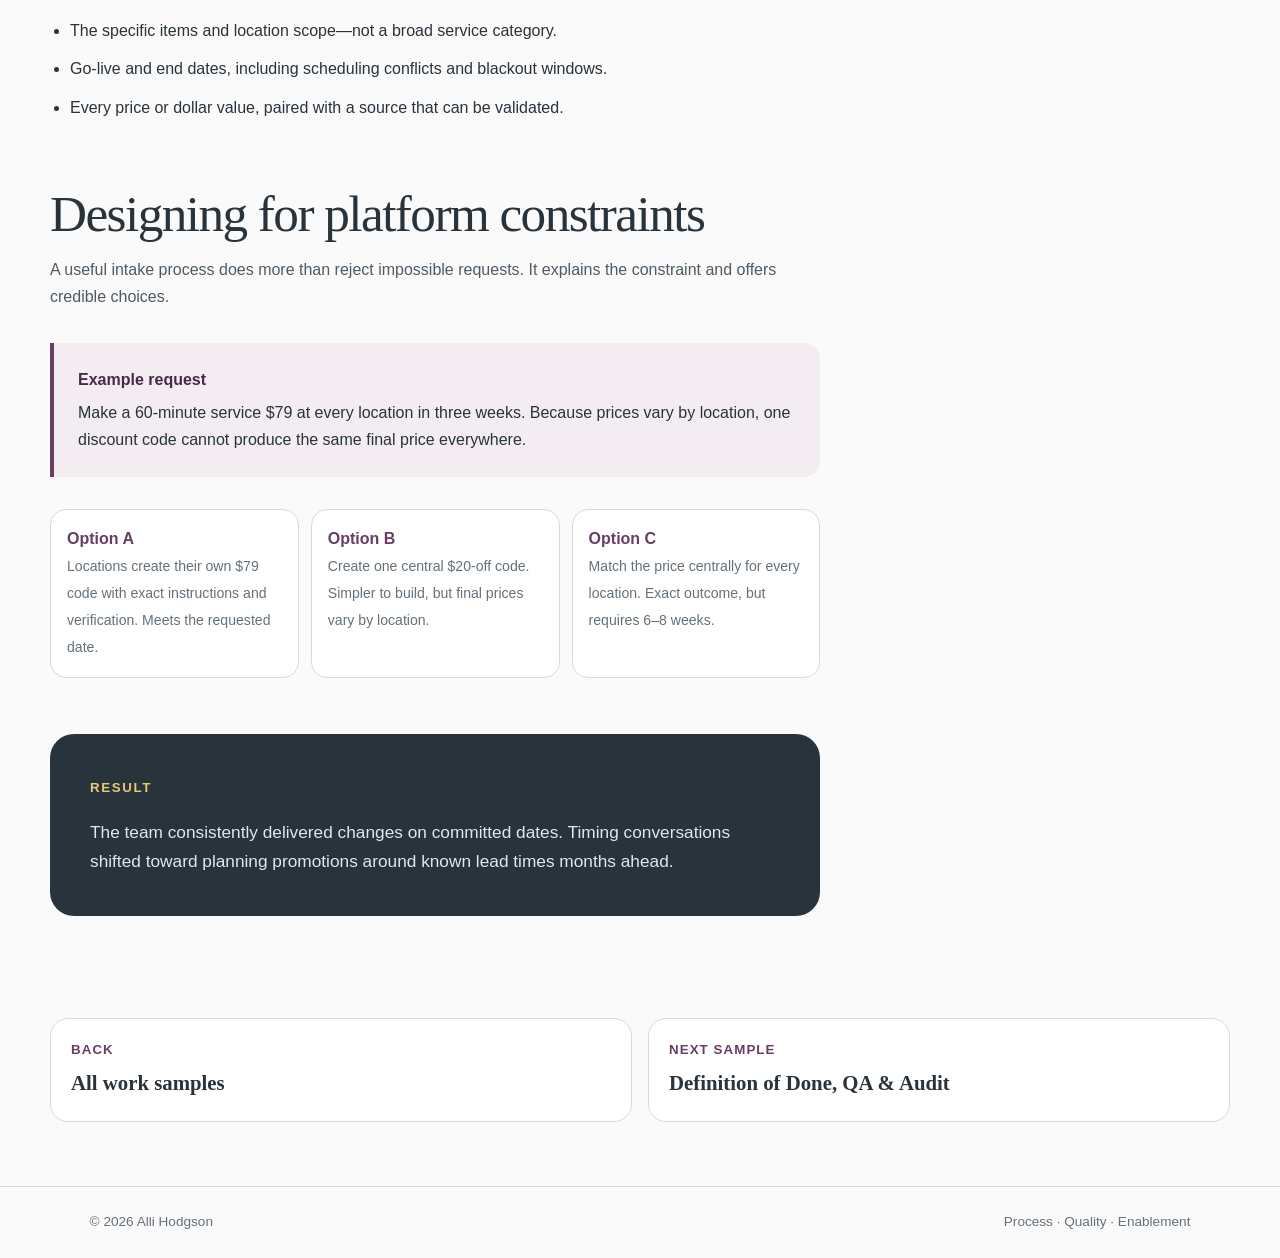
<file: work/request-intake/index.html>
<!doctype html><html lang="en"><head><meta charset="utf-8"><meta name="viewport" content="width=device-width,initial-scale=1"><meta name="description" content="How Alli Hodgson designed a repeatable intake and triage process for complex system requests."><title>Request Intake & Triage — Alli Hodgson</title><link rel="stylesheet" href="../case-study.css"><link rel="icon" type="image/svg+xml" href="data:image/svg+xml,%3Csvg xmlns='http://www.w3.org/2000/svg' viewBox='0 0 64 64'%3E%3Crect width='64' height='64' rx='16' fill='%23683e65'/%3E%3Cpath d='M17 45 29 17h7l12 28h-8l-2-6H27l-2 6Zm13-13h6l-3-9Z' fill='white'/%3E%3C/svg%3E"></head><body>
<a class="skip-link" href="#main">Skip to main content</a><header class="topbar"><a class="wordmark" href="../../">Alli Hodgson</a><nav><a href="../../#work">All work samples</a><a href="../../Alli_Hodgson_Work_Samples.pdf" target="_blank" rel="noopener">Portfolio PDF</a><a class="contact-pill" href="mailto:alli@sparklesystemsbyalli.com">Get in touch</a></nav></header>
<main id="main" class="case-shell"><nav class="sample-nav" aria-label="Work samples"><a href="../request-intake/" aria-current="page">01</a><a href="../quality-standards/">02</a><a href="../staff-identity/">03</a><a href="../incident-communications/">04</a><a href="../digital-intake-forms/">05</a><a href="../case-studies/">06</a></nav>
<section class="case-hero"><p class="kicker">Sample 01 · Process design</p><h1>Request Intake &amp; Triage</h1><p class="lede">A standard intake process that turns scattered, urgent requests into complete, schedulable work—with clear ownership, realistic lead times, and alternatives when the platform cannot deliver the original ask.</p><div class="facts"><div class="fact"><small>Audience</small><span>Systems specialists, requesters, and approvers</span></div><div class="fact"><small>Environment</small><span>Five service brands · approximately 750 locations</span></div><div class="fact"><small>Format</small><span>Recreated process using a fictional company</span></div></div></section>
<div class="case-body"><div class="main-column"><section><h2>The problem</h2><p>Requests for prices, promotions, services, and memberships arrived through email, chat, and hallway conversations. Many lacked scope, dates, or exact items. Some asked for things the platform could not do. Work stalled in back-and-forth while deadlines were set before the work was understood.</p></section>
<section><h2>The operating model</h2><div class="process"><div><b>01</b><strong>Capture</strong><span>Create one intake record, regardless of the original channel.</span></div><div><b>02</b><strong>Complete</strong><span>Turn every assumption or missing detail into a question.</span></div><div><b>03</b><strong>Check</strong><span>Validate constraints, lead times, and blackout windows.</span></div><div><b>04</b><strong>Phase</strong><span>Sequence new items, real values, activation, and promotions.</span></div><div><b>05</b><strong>Draft &amp; QA</strong><span>Check the submission against the Definition of Done.</span></div><div><b>06</b><strong>Approve</strong><span>Obtain leader sign-off before vendor submission.</span></div><div><b>07</b><strong>Submit &amp; audit</strong><span>Confirm timing and verify the finished change.</span></div></div><h3>What the intake must establish</h3><ul><li>The request type and exact action: create, update, or deactivate.</li><li>The specific items and location scope—not a broad service category.</li><li>Go-live and end dates, including scheduling conflicts and blackout windows.</li><li>Every price or dollar value, paired with a source that can be validated.</li></ul></section>
<section><h2>Designing for platform constraints</h2><p>A useful intake process does more than reject impossible requests. It explains the constraint and offers credible choices.</p><div class="callout"><strong>Example request</strong>Make a 60-minute service $79 at every location in three weeks. Because prices vary by location, one discount code cannot produce the same final price everywhere.</div><div class="comparison"><div><strong>Option A</strong><span>Locations create their own $79 code with exact instructions and verification. Meets the requested date.</span></div><div><strong>Option B</strong><span>Create one central $20-off code. Simpler to build, but final prices vary by location.</span></div><div><strong>Option C</strong><span>Match the price centrally for every location. Exact outcome, but requires 6–8 weeks.</span></div></div></section>
<div class="result-band"><small>Result</small><p>The team consistently delivered changes on committed dates. Timing conversations shifted toward planning promotions around known lead times months ahead.</p></div></div>
<aside class="side-rail"><div class="rail-card"><h2>What to notice</h2><ul><li>The requester does not have to reformat their message; the systems team creates the structured record.</li><li>Final requirements—not the first vague message—start the delivery clock.</li><li>Platform limits are translated into options instead of becoming a dead end.</li><li>Approval and audit are part of the process, not afterthoughts.</li></ul><a class="pdf-link" href="../../Alli_Hodgson_Work_Samples.pdf#page=2" target="_blank" rel="noopener">View the original PDF pages</a></div></aside></div>
<nav class="next-nav"><a href="../../#work"><small>Back</small><strong>All work samples</strong></a><a href="../quality-standards/"><small>Next sample</small><strong>Definition of Done, QA &amp; Audit</strong></a></nav></main><footer><span>© 2026 Alli Hodgson</span><span>Process · Quality · Enablement</span></footer></body></html>
</file>
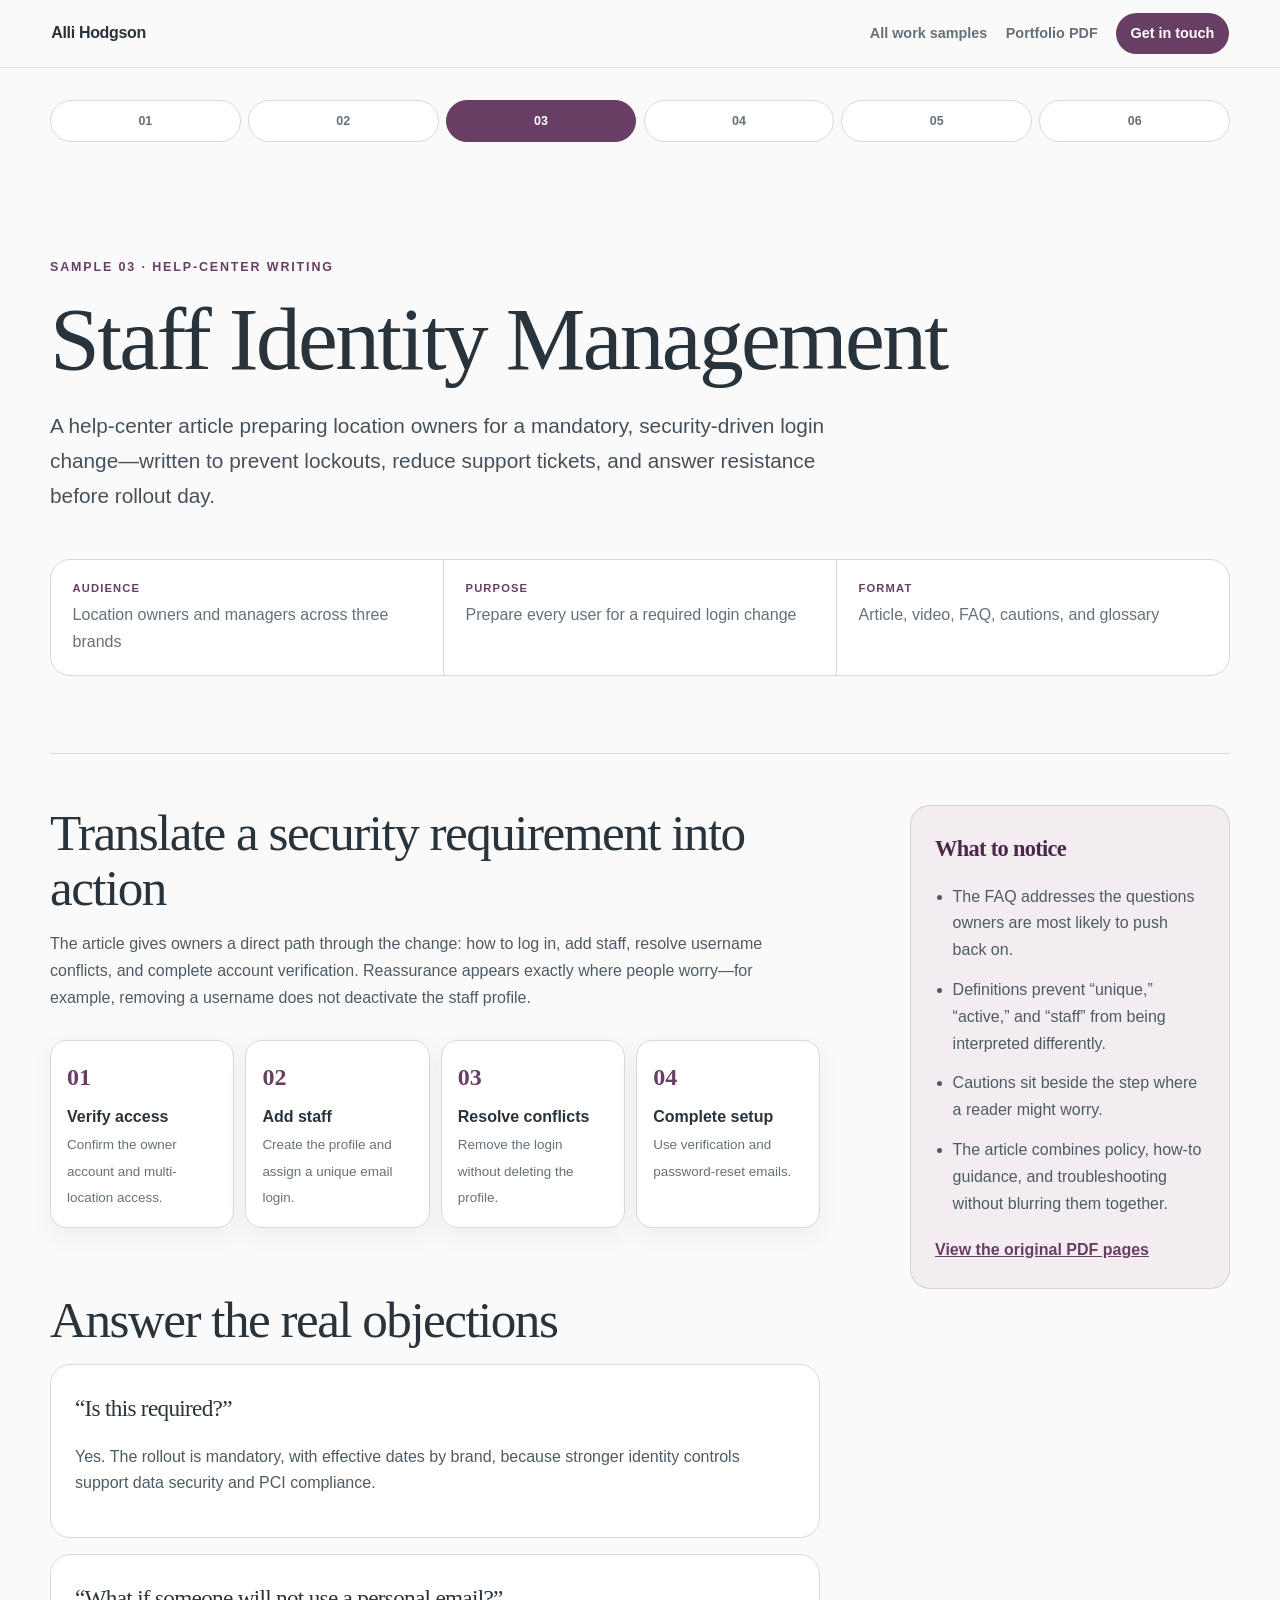
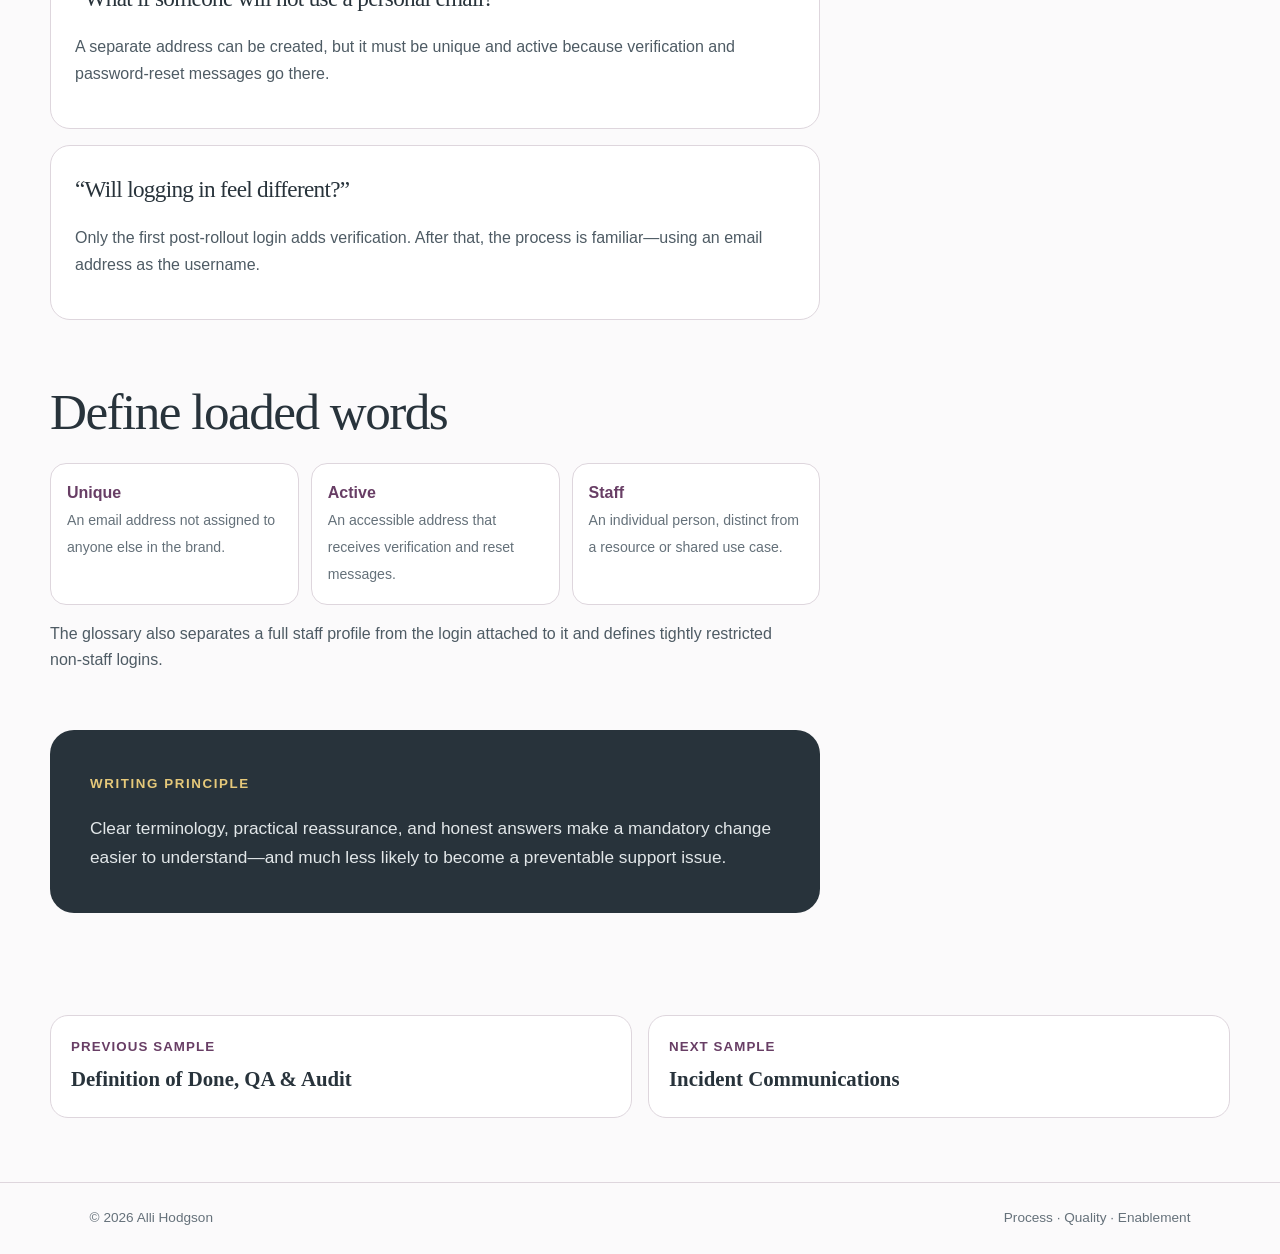
<file: work/staff-identity/index.html>
<!doctype html><html lang="en"><head><meta charset="utf-8"><meta name="viewport" content="width=device-width,initial-scale=1"><meta name="description" content="Help-center guidance for a required security-driven staff identity change."><title>Staff Identity Management — Alli Hodgson</title><link rel="stylesheet" href="../case-study.css"><link rel="icon" type="image/svg+xml" href="data:image/svg+xml,%3Csvg xmlns='http://www.w3.org/2000/svg' viewBox='0 0 64 64'%3E%3Crect width='64' height='64' rx='16' fill='%23683e65'/%3E%3Cpath d='M17 45 29 17h7l12 28h-8l-2-6H27l-2 6Zm13-13h6l-3-9Z' fill='white'/%3E%3C/svg%3E"></head><body>
<a class="skip-link" href="#main">Skip to main content</a><header class="topbar"><a class="wordmark" href="../../">Alli Hodgson</a><nav><a href="../../#work">All work samples</a><a href="../../Alli_Hodgson_Work_Samples.pdf" target="_blank" rel="noopener">Portfolio PDF</a><a class="contact-pill" href="mailto:alli@sparklesystemsbyalli.com">Get in touch</a></nav></header>
<main id="main" class="case-shell"><nav class="sample-nav" aria-label="Work samples"><a href="../request-intake/">01</a><a href="../quality-standards/">02</a><a href="../staff-identity/" aria-current="page">03</a><a href="../incident-communications/">04</a><a href="../digital-intake-forms/">05</a><a href="../case-studies/">06</a></nav>
<section class="case-hero"><p class="kicker">Sample 03 · Help-center writing</p><h1>Staff Identity Management</h1><p class="lede">A help-center article preparing location owners for a mandatory, security-driven login change—written to prevent lockouts, reduce support tickets, and answer resistance before rollout day.</p><div class="facts"><div class="fact"><small>Audience</small><span>Location owners and managers across three brands</span></div><div class="fact"><small>Purpose</small><span>Prepare every user for a required login change</span></div><div class="fact"><small>Format</small><span>Article, video, FAQ, cautions, and glossary</span></div></div></section>
<div class="case-body"><div class="main-column"><section><h2>Translate a security requirement into action</h2><p>The article gives owners a direct path through the change: how to log in, add staff, resolve username conflicts, and complete account verification. Reassurance appears exactly where people worry—for example, removing a username does not deactivate the staff profile.</p><div class="process"><div><b>01</b><strong>Verify access</strong><span>Confirm the owner account and multi-location access.</span></div><div><b>02</b><strong>Add staff</strong><span>Create the profile and assign a unique email login.</span></div><div><b>03</b><strong>Resolve conflicts</strong><span>Remove the login without deleting the profile.</span></div><div><b>04</b><strong>Complete setup</strong><span>Use verification and password-reset emails.</span></div></div></section>
<section><h2>Answer the real objections</h2><div class="case-grid"><article class="case-card"><h3>“Is this required?”</h3><p>Yes. The rollout is mandatory, with effective dates by brand, because stronger identity controls support data security and PCI compliance.</p></article><article class="case-card"><h3>“What if someone will not use a personal email?”</h3><p>A separate address can be created, but it must be unique and active because verification and password-reset messages go there.</p></article><article class="case-card"><h3>“Will logging in feel different?”</h3><p>Only the first post-rollout login adds verification. After that, the process is familiar—using an email address as the username.</p></article></div></section>
<section><h2>Define loaded words</h2><div class="comparison"><div><strong>Unique</strong><span>An email address not assigned to anyone else in the brand.</span></div><div><strong>Active</strong><span>An accessible address that receives verification and reset messages.</span></div><div><strong>Staff</strong><span>An individual person, distinct from a resource or shared use case.</span></div></div><p>The glossary also separates a full staff profile from the login attached to it and defines tightly restricted non-staff logins.</p></section>
<div class="result-band"><small>Writing principle</small><p>Clear terminology, practical reassurance, and honest answers make a mandatory change easier to understand—and much less likely to become a preventable support issue.</p></div></div>
<aside class="side-rail"><div class="rail-card"><h2>What to notice</h2><ul><li>The FAQ addresses the questions owners are most likely to push back on.</li><li>Definitions prevent “unique,” “active,” and “staff” from being interpreted differently.</li><li>Cautions sit beside the step where a reader might worry.</li><li>The article combines policy, how-to guidance, and troubleshooting without blurring them together.</li></ul><a class="pdf-link" href="../../Alli_Hodgson_Work_Samples.pdf#page=6" target="_blank" rel="noopener">View the original PDF pages</a></div></aside></div>
<nav class="next-nav"><a href="../quality-standards/"><small>Previous sample</small><strong>Definition of Done, QA &amp; Audit</strong></a><a href="../incident-communications/"><small>Next sample</small><strong>Incident Communications</strong></a></nav></main><footer><span>© 2026 Alli Hodgson</span><span>Process · Quality · Enablement</span></footer></body></html>
</file>
<file: work/case-study.css>
:root {
  --plum: #683e65;
  --plum-deep: #4a2948;
  --plum-soft: #f3edf2;
  --ink: #28333b;
  --muted: #65717a;
  --paper: #fbfafb;
  --white: #fff;
  --line: #ded6dd;
  --mint: #dce8e4;
  --gold: #e6c97a;
  --shadow: 0 18px 50px rgba(40, 51, 59, .10);
}
* { box-sizing: border-box; }
html { scroll-behavior: smooth; }
body { margin: 0; color: var(--ink); background: var(--paper); font-family: Inter, ui-sans-serif, -apple-system, BlinkMacSystemFont, "Segoe UI", sans-serif; font-size: 16px; line-height: 1.68; }
a { color: inherit; }
.skip-link { position: fixed; top: .75rem; left: .75rem; z-index: 100; transform: translateY(-180%); padding: .65rem 1rem; border-radius: 999px; background: var(--ink); color: white; }
.skip-link:focus { transform: none; }
.topbar { position: sticky; top: 0; z-index: 20; display: flex; align-items: center; justify-content: space-between; min-height: 68px; padding: 0 clamp(1rem, 4vw, 4.5rem); background: rgba(251,250,251,.92); backdrop-filter: blur(14px); border-bottom: 1px solid rgba(104,62,101,.12); }
.wordmark { font-weight: 760; letter-spacing: -.02em; text-decoration: none; }
.topbar nav { display: flex; gap: 1.15rem; align-items: center; }
.topbar nav a { color: var(--muted); text-decoration: none; font-size: .9rem; font-weight: 700; }
.topbar nav a:hover { color: var(--plum); }
.contact-pill { padding: .55rem .9rem; border-radius: 999px; color: white !important; background: var(--plum); }
.case-shell { width: min(1180px, calc(100% - 2.5rem)); margin: 0 auto; }
.sample-nav { display: grid; grid-template-columns: repeat(6, 1fr); gap: .45rem; margin: 2rem auto 0; }
.sample-nav a { min-height: 42px; display: grid; place-items: center; border: 1px solid var(--line); border-radius: 999px; color: var(--muted); background: white; text-decoration: none; font-size: .78rem; font-weight: 800; }
.sample-nav a:hover, .sample-nav a[aria-current="page"] { color: white; background: var(--plum); border-color: var(--plum); }
.case-hero { padding: clamp(4rem, 9vw, 8rem) 0 clamp(3rem, 6vw, 5rem); }
.kicker { margin: 0 0 1rem; color: var(--plum); font-size: .78rem; font-weight: 850; letter-spacing: .15em; text-transform: uppercase; }
h1, h2, h3 { font-family: Georgia, "Times New Roman", serif; letter-spacing: -.03em; }
h1 { max-width: 980px; margin: 0; font-size: clamp(3rem, 7vw, 6.5rem); line-height: 1; font-weight: 500; }
.lede { max-width: 780px; margin: 1.6rem 0 0; color: #45515a; font-size: clamp(1.08rem, 1.8vw, 1.3rem); }
.facts { display: grid; grid-template-columns: repeat(3, 1fr); gap: 1px; margin-top: 2.8rem; overflow: hidden; border: 1px solid var(--line); border-radius: 20px; background: var(--line); }
.fact { padding: 1.2rem 1.35rem; background: white; }
.fact small { display: block; margin-bottom: .25rem; color: var(--plum); font-size: .7rem; font-weight: 850; letter-spacing: .1em; text-transform: uppercase; }
.fact span { color: var(--muted); }
.case-body { display: grid; grid-template-columns: minmax(0, 1fr) 320px; gap: clamp(2rem, 7vw, 6rem); padding: clamp(2rem, 4vw, 4rem) 0 clamp(5rem, 8vw, 8rem); border-top: 1px solid var(--line); }
.main-column section + section { margin-top: 4rem; }
.main-column h2 { margin: 0 0 1rem; font-size: clamp(2rem, 4vw, 3.6rem); line-height: 1.08; font-weight: 500; }
.main-column h3 { margin: 2rem 0 .65rem; font-size: 1.45rem; font-weight: 500; }
.main-column p { max-width: 740px; color: #4e5b64; }
.main-column ul, .main-column ol { max-width: 760px; padding-left: 1.25rem; }
.main-column li { margin-bottom: .75rem; }
.side-rail { align-self: start; position: sticky; top: 98px; }
.rail-card { padding: 1.5rem; border: 1px solid rgba(104,62,101,.18); border-radius: 20px; background: var(--plum-soft); }
.rail-card h2 { margin: 0 0 1rem; color: var(--plum-deep); font-size: 1.4rem; }
.rail-card ul { margin: 0; padding-left: 1.1rem; color: #4e5b64; }
.rail-card li + li { margin-top: .8rem; }
.rail-card .pdf-link { display: inline-flex; margin-top: 1.2rem; color: var(--plum); font-weight: 800; }
.process { display: grid; grid-template-columns: repeat(4, 1fr); gap: .7rem; margin: 1.75rem 0; }
.process > div { min-height: 118px; padding: 1rem; border-radius: 16px; background: white; border: 1px solid var(--line); box-shadow: 0 8px 24px rgba(40,51,59,.06); }
.process b { display: block; color: var(--plum); font-family: Georgia, serif; font-size: 1.5rem; }
.process strong { display: block; margin-top: .4rem; }
.process span { color: var(--muted); font-size: .84rem; }
.callout { margin: 2rem 0; padding: 1.5rem; border-left: 4px solid var(--plum); border-radius: 0 16px 16px 0; background: var(--plum-soft); }
.callout strong { display: block; margin-bottom: .35rem; color: var(--plum-deep); }
.comparison { display: grid; grid-template-columns: repeat(3, 1fr); gap: .75rem; margin-top: 1.5rem; }
.comparison > div { padding: 1rem; border-radius: 16px; background: white; border: 1px solid var(--line); }
.comparison strong { display: block; color: var(--plum); }
.comparison span { color: var(--muted); font-size: .88rem; }
.result-band { margin-top: 3.5rem; padding: clamp(1.5rem, 4vw, 2.5rem); border-radius: 24px; color: white; background: var(--ink); }
.result-band small { color: var(--gold); font-weight: 850; letter-spacing: .12em; text-transform: uppercase; }
.result-band p { margin-bottom: 0; color: #e2e7e9; font-size: 1.08rem; }
.case-grid { display: grid; gap: 1rem; }
.case-card { padding: 1.5rem; border: 1px solid var(--line); border-radius: 20px; background: white; }
.case-card h3 { margin-top: 0; }
.case-card dl { display: grid; grid-template-columns: 105px 1fr; gap: .55rem 1rem; margin-bottom: 0; }
.case-card dt { color: var(--plum); font-weight: 850; }
.case-card dd { margin: 0; color: var(--muted); }
.next-nav { display: grid; grid-template-columns: 1fr 1fr; gap: 1rem; padding: 0 0 4rem; }
.next-nav a { display: flex; flex-direction: column; padding: 1.25rem; border: 1px solid var(--line); border-radius: 18px; background: white; text-decoration: none; }
.next-nav a:hover { border-color: var(--plum); box-shadow: var(--shadow); }
.next-nav small { color: var(--plum); font-weight: 850; text-transform: uppercase; letter-spacing: .08em; }
.next-nav strong { margin-top: .25rem; font-family: Georgia, serif; font-size: 1.3rem; }
footer { display: flex; justify-content: space-between; gap: 1rem; padding: 1.5rem clamp(1.25rem, 7vw, 8rem); border-top: 1px solid var(--line); color: var(--muted); font-size: .85rem; }
:focus-visible { outline: 3px solid var(--gold); outline-offset: 3px; }
@media (max-width: 820px) {
  .topbar nav a:not(.contact-pill) { display: none; }
  .facts, .case-body { grid-template-columns: 1fr; }
  .side-rail { position: static; order: -1; }
  .process, .comparison { grid-template-columns: repeat(2, 1fr); }
}
@media (max-width: 520px) {
  .sample-nav { grid-template-columns: repeat(3, 1fr); }
  .facts, .process, .comparison, .next-nav { grid-template-columns: 1fr; }
  .case-card dl { grid-template-columns: 1fr; gap: .2rem; }
  .case-card dd + dt { margin-top: .7rem; }
  footer { flex-direction: column; }
}
@media (prefers-reduced-motion: reduce) { html { scroll-behavior: auto; } }
</file>
